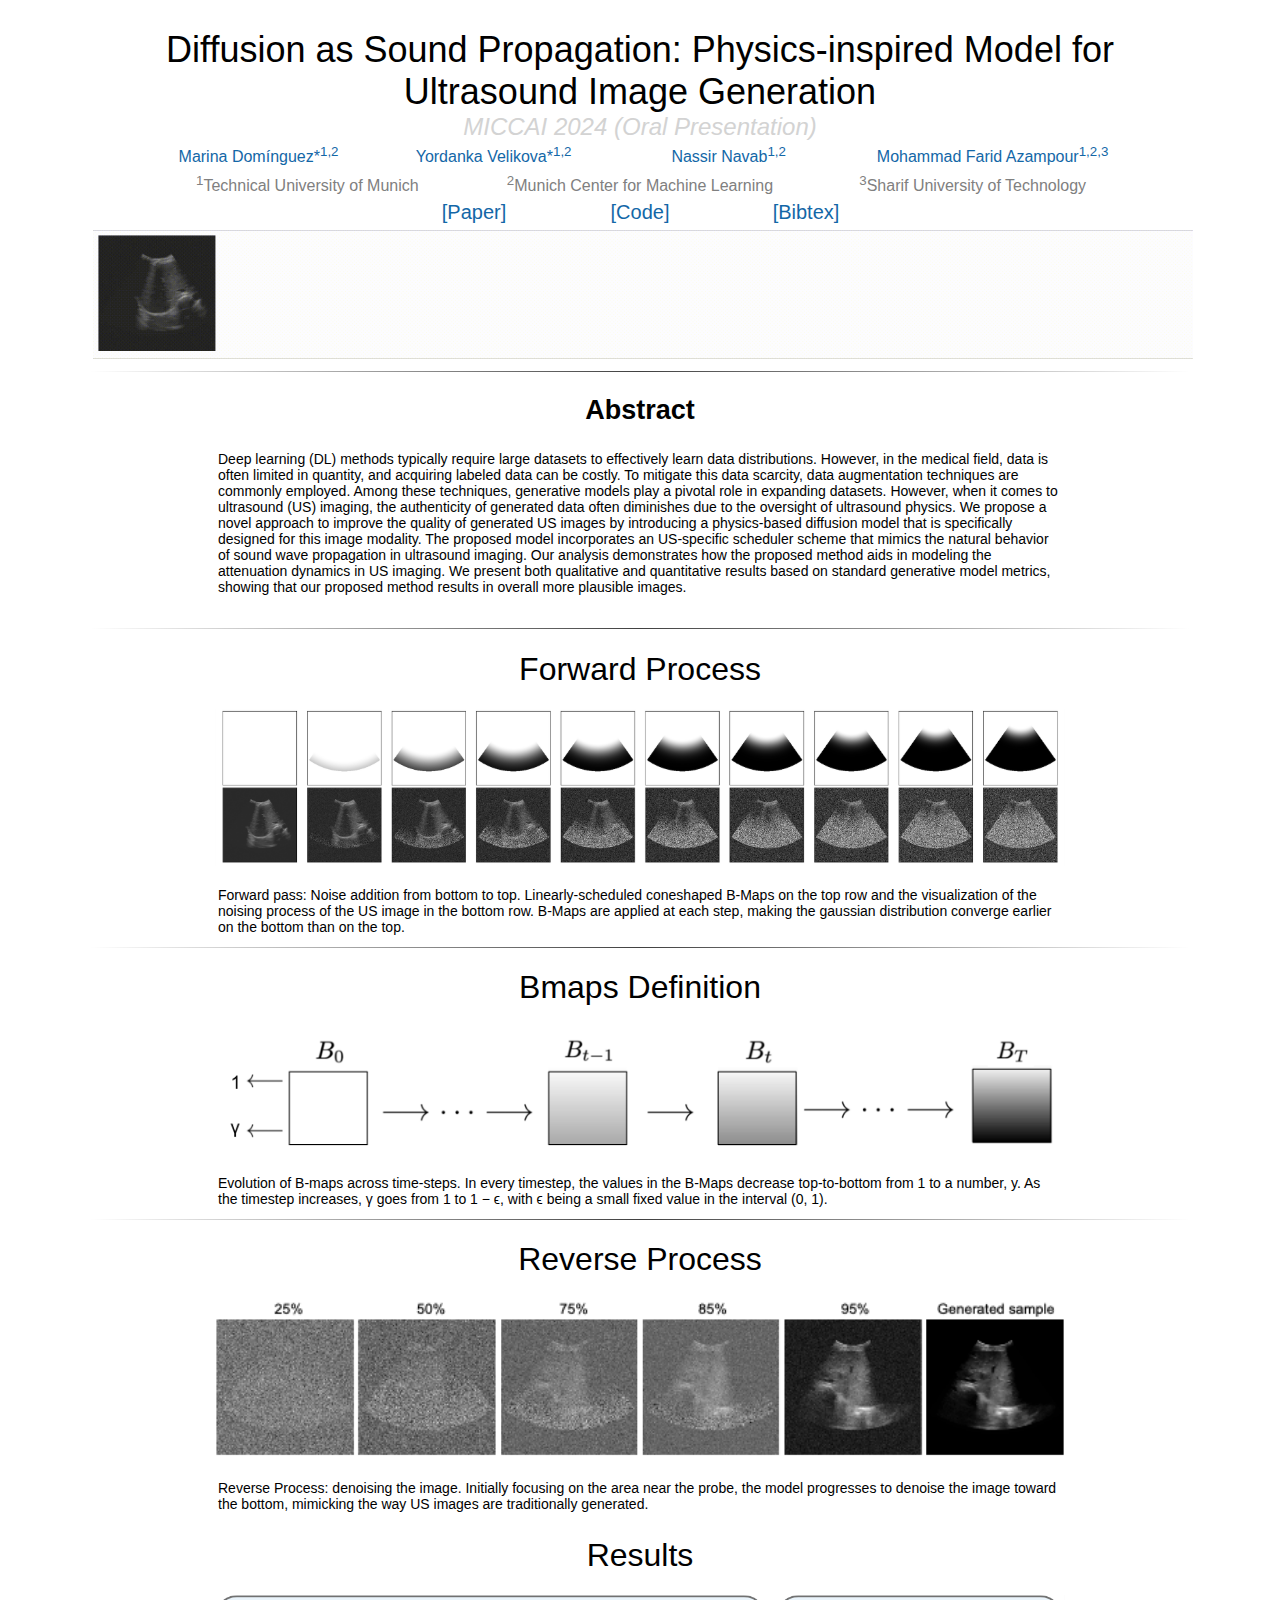
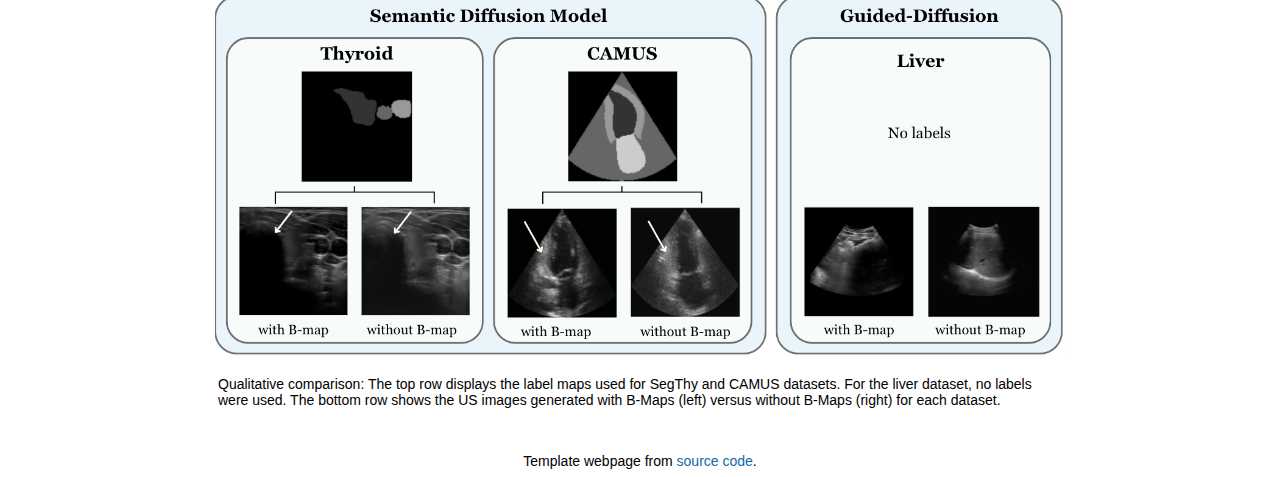
<file: from_dani/diff-us/index.html>
<script src="http://www.google.com/jsapi" type="text/javascript"></script> 
<script type="text/javascript">google.load("jquery", "1.3.2");</script>

<style type="text/css">
	body {
		font-family: "HelveticaNeue-Light", "Helvetica Neue Light", "Helvetica Neue", Helvetica, Arial, "Lucida Grande", sans-serif; 
		font-weight:300;
		font-size:18px;
		margin-left: auto;
		margin-right: auto;
		width: 1100px;
	}
	
	h1 {
		font-size:32px;
		font-weight:300;
	}
	
	.disclaimerbox {
		background-color: #eee;		
		border: 1px solid #eeeeee;
		border-radius: 10px ;
		-moz-border-radius: 10px ;
		-webkit-border-radius: 10px ;
		padding: 20px;
	}

	video.header-vid {
		height: 140px;
		border: 1px solid black;
		border-radius: 10px ;
		-moz-border-radius: 10px ;
		-webkit-border-radius: 10px ;
	}
	
	img.header-img {
		height: 140px;
		border: 1px solid black;
		border-radius: 10px ;
		-moz-border-radius: 10px ;
		-webkit-border-radius: 10px ;
	}
	
	img.rounded {
		border: 1px solid #eeeeee;
		border-radius: 10px ;
		-moz-border-radius: 10px ;
		-webkit-border-radius: 10px ;
	}
	
	a:link,a:visited
	{
		color: #1367a7;
		text-decoration: none;
	}
	a:hover {
		color: #208799;
	}
	
	td.dl-link {
		height: 160px;
		text-align: center;
		font-size: 22px;
	}
	
	.layered-paper-big { /* modified from: http://css-tricks.com/snippets/css/layered-paper/ */
		box-shadow:
		0px 0px 1px 1px rgba(0,0,0,0.35), /* The top layer shadow */
		5px 5px 0 0px #fff, /* The second layer */
		5px 5px 1px 1px rgba(0,0,0,0.35), /* The second layer shadow */
		10px 10px 0 0px #fff, /* The third layer */
		10px 10px 1px 1px rgba(0,0,0,0.35), /* The third layer shadow */
		15px 15px 0 0px #fff, /* The fourth layer */
		15px 15px 1px 1px rgba(0,0,0,0.35), /* The fourth layer shadow */
		20px 20px 0 0px #fff, /* The fifth layer */
		20px 20px 1px 1px rgba(0,0,0,0.35), /* The fifth layer shadow */
		25px 25px 0 0px #fff, /* The fifth layer */
		25px 25px 1px 1px rgba(0,0,0,0.35); /* The fifth layer shadow */
		margin-left: 10px;
		margin-right: 45px;
	}

	.paper-big { /* modified from: http://css-tricks.com/snippets/css/layered-paper/ */
		box-shadow:
		0px 0px 1px 1px rgba(0,0,0,0.35); /* The top layer shadow */

		margin-left: 10px;
		margin-right: 45px;
	}


	.layered-paper { /* modified from: http://css-tricks.com/snippets/css/layered-paper/ */
		box-shadow:
		0px 0px 1px 1px rgba(0,0,0,0.35), /* The top layer shadow */
		5px 5px 0 0px #fff, /* The second layer */
		5px 5px 1px 1px rgba(0,0,0,0.35), /* The second layer shadow */
		10px 10px 0 0px #fff, /* The third layer */
		10px 10px 1px 1px rgba(0,0,0,0.35); /* The third layer shadow */
		margin-top: 5px;
		margin-left: 10px;
		margin-right: 30px;
		margin-bottom: 5px;
	}
	
	.vert-cent {
		position: relative;
		top: 50%;
		transform: translateY(-50%);
	}
	
	hr
	{
		border: 0;
		height: 1px;
		background-image: linear-gradient(to right, rgba(0, 0, 0, 0), rgba(0, 0, 0, 0.75), rgba(0, 0, 0, 0));
	}
</style>

<html>
<head>
	<title>DiffUS</title>
	<!--meta property="og:image" content="Path to my teaser.png"/> <!-- Facebook automatically scrapes this. Go to https://developers.facebook.com/tools/debug/ if you update and want to force Facebook to rescrape. -->
	<meta property="og:title" content="Diffusion as Sound Propagation: Physics-inspired Model for Ultrasound Image Generation" />
	<!--meta property="og:description" content="Paper description." />

	<!-- Get from Google Analytics -->
	<!-- Global site tag (gtag.js) - Google Analytics -->
	<script async src=""></script> 
	<script>
		window.dataLayer = window.dataLayer || [];
		function gtag(){dataLayer.push(arguments);}
		gtag('js', new Date());

		gtag('config', 'UA-75863369-6');
	</script>
</head>

<body>
	<br>
	<center>
		<span style="font-size:36px">Diffusion as Sound Propagation: Physics-inspired Model for Ultrasound Image Generation</span>
		<br>
		<span style="font-size:24px; font-style: italic; color: lightgray;">MICCAI 2024 (Oral Presentation)</span>

		<table align=center width=600px>
			<table align=center width=1000px>
				<tr>
					<td align=center width=200px>
						<center>
							<span style="font-size:16px"><a href="https://www.linkedin.com/in/marina-dominguez-martin/">Marina Domínguez*<sup>1,2</sup></a></span>
						</center>
					</td>
					<td align=center width=200px>
						<center>
							<span style="font-size:16px"><a href="https://danivelikova.github.io/">Yordanka Velikova*<sup>1,2</sup></a></span>
						</center>
					</td>
					<td align=center width=200px>
						<center>
							<span style="font-size:16px"><a href="https://www.cs.cit.tum.de/camp/members/cv-nassir-navab/nassir-navab/">Nassir Navab<sup>1,2</sup></a></span>
						</center>
					</td>
					<td align=center width=250px>
						<center>
							<span style="font-size:16px"><a href="https://scholar.google.de/citations?user=MQcHEBsAAAAJ&hl=en">Mohammad Farid Azampour<sup>1,2,3</sup></a></span>
						</center>
					</td>
				</tr>
			</table>
			<table align=center width=1000px>
				<tr>
					<td align=center width=200px>
						<center>
							<span style="font-size:16px; color: gray;"><sup>1</sup>Technical University of Munich</a></span>
						</center>
					</td>
					<td align=center width=200px>
						<center>
							<span style="font-size:16px; color: gray;"><sup>2</sup>Munich Center for Machine Learning</a></span>
						</center>
					</td>
					<td align=center width=200px>
						<center>
							<span style="font-size:16px; color: gray;"><sup>3</sup>Sharif University of Technology</a></span>
						</center>
					</td>
				</tr>
			</table>
			<table align=center width=500px>
				<tr>
					<td align=center width=120px>
						<center>
							<span style="font-size:20px"><a href='https://arxiv.org/abs/2407.05428v1'>[Paper]</a></span>
						</center>
					</td>
					<td align=center width=120px>
						<center>
							<span style="font-size:20px"><a href='https://github.com/marinadominguez/diffusion-for-us-images'>[Code]</a></span><br>
						</center>
					</td>
					<td align=center width=120px>
						<center>
							<span style="font-size:20px"><a href="./resources/bibtex.txt">[Bibtex]</a></span>
						</center>
					</td>
				</tr>
			</table>
		</table>
	</center>

	<!-- Teaser GIF -->
	<center>
		<table align=center width=1000px>
			<tr>
				<td width=1000px>
					<center>
						<img src="resources/diff-us-banner.gif" width="1100">
					</center>
				</td>
			</tr>
		</table>
	<hr>

	<table align=center width=850px>
		<center><h2>Abstract</h2></center>
		<tr>
			<td>
				<span style="font-size:14px"> Deep learning (DL) methods typically require large datasets to effectively learn data distributions. However, in the medical field, data is often limited in quantity, and acquiring labeled data can be costly. To mitigate this data scarcity, data augmentation techniques are commonly employed. Among these techniques, generative models play a pivotal role in expanding datasets. However, when it comes to ultrasound (US) imaging, the authenticity of generated data often diminishes due to the oversight of ultrasound physics. We propose a novel approach to improve the quality of generated US images by introducing a physics-based diffusion model that is specifically designed for this image modality. The proposed model incorporates an US-specific scheduler scheme that mimics the natural behavior of sound wave propagation in ultrasound imaging. Our analysis demonstrates how the proposed method aids in modeling the attenuation dynamics in US imaging. We present both qualitative and quantitative results based on standard generative model metrics, showing that our proposed method results in overall more plausible images.</span><br>
			</td>
		</tr>
	</table>
	<br>


	<hr>
	<center><h1>Forward Process</h1></center>
	<div class="center">
        <img width="850" src="resources/forwardwithbmaps.png" alt="Forward Pass with Bmaps">
    </div>
	<table align=center width=850px>
		<tr>
			<td>
				<br>
				<span style="font-size:14px"> 
					Forward pass: Noise addition from bottom to top. Linearly-scheduled coneshaped B-Maps on the top row and the visualization of the noising process of the US image in the bottom row. B-Maps are applied at each step, making the gaussian distribution converge earlier on the bottom than on the top.
			</td>
		</tr>
	</table>

	<hr>
	<center><h1>Bmaps Definition</h1></center>
	<div class="center">
        <img width="850" src="resources/final_ev_b-maps.png" alt="Bmaps">
    </div>
	<table align=center width=850px>
		<tr>
			<td>
				<br>
				<span style="font-size:14px"> 
					Evolution of B-maps across time-steps. In every timestep, the values in the B-Maps decrease top-to-bottom from 1 to a number, y. As the timestep increases, γ goes from 1 to 1 − ϵ, with ϵ being a small fixed value in the interval (0, 1).
			</td>
		</tr>
	</table>

	<hr>
	<center><h1>Reverse Process</h1></center>
	<div class="center">
        <img width="850" src="resources/diff-reverse.png" alt="Reverse Pass with Bmaps">
    </div>
	<table align=center width=850px>
		<tr>
			<td>
				<br>
				<span style="font-size:14px"> 
					Reverse Process: denoising the image. Initially focusing on the area near the probe, the model progresses to denoise the image toward the bottom, mimicking the way US images are traditionally generated.
			</td>
		</tr>
	</table>


	<center><h1>Results</h1></center>
	<div class="center">
        <img  width="850"  src="resources/results_white_arrows.png" alt="Qualitative Results">
    </div>
	<table align=center width=850px>
		<tr>
			<td>
				<br>
				<span style="font-size:14px"> 
					Qualitative comparison: The top row displays the label maps used for SegThy and CAMUS datasets. For the liver dataset, no labels were used. The bottom row shows the US images generated with B-Maps (left) versus without B-Maps (right) for each dataset.
			</td>
		</tr>
	</table>

	<br>
	<br>
	<right>
		<span style="font-size:14px"> 
		Template webpage from <a href="https://github.com/richzhang/webpage-template">source code</a>.
	</right>

<br>
</body>
</html>
</file>
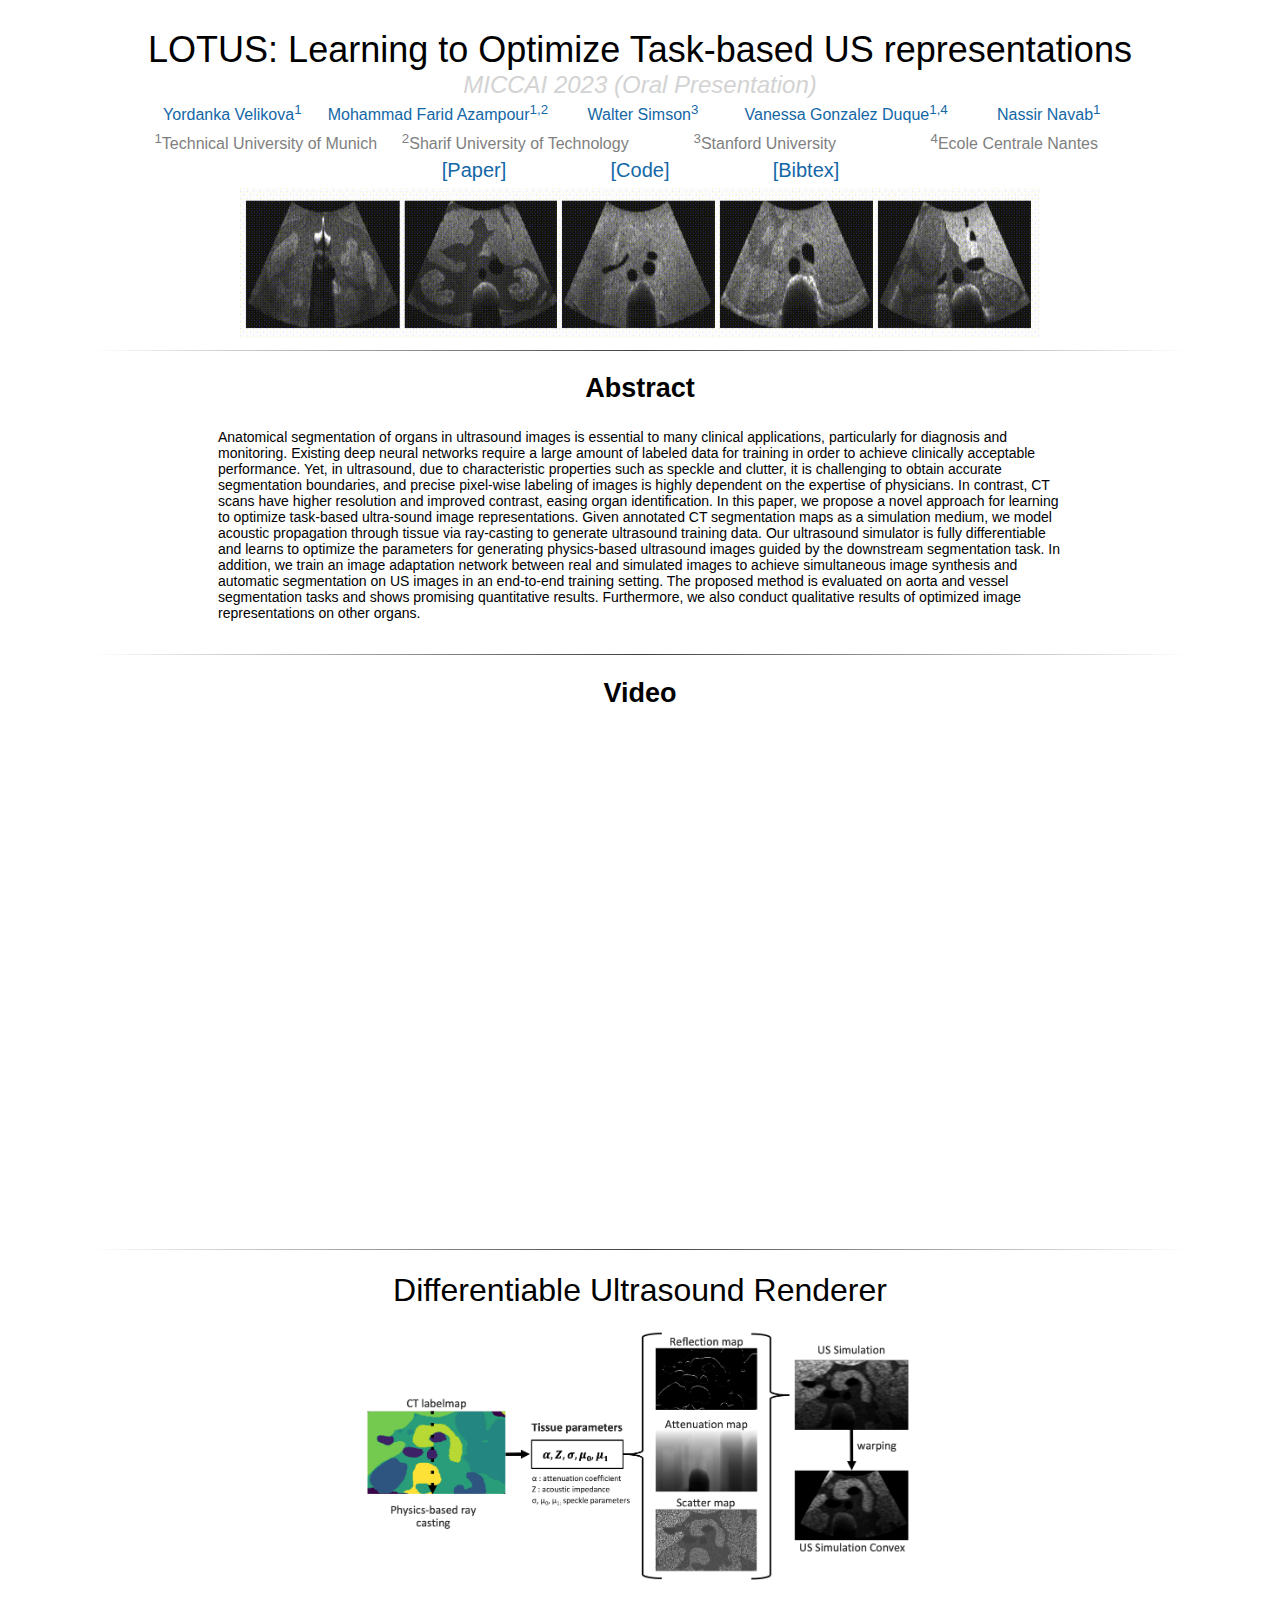
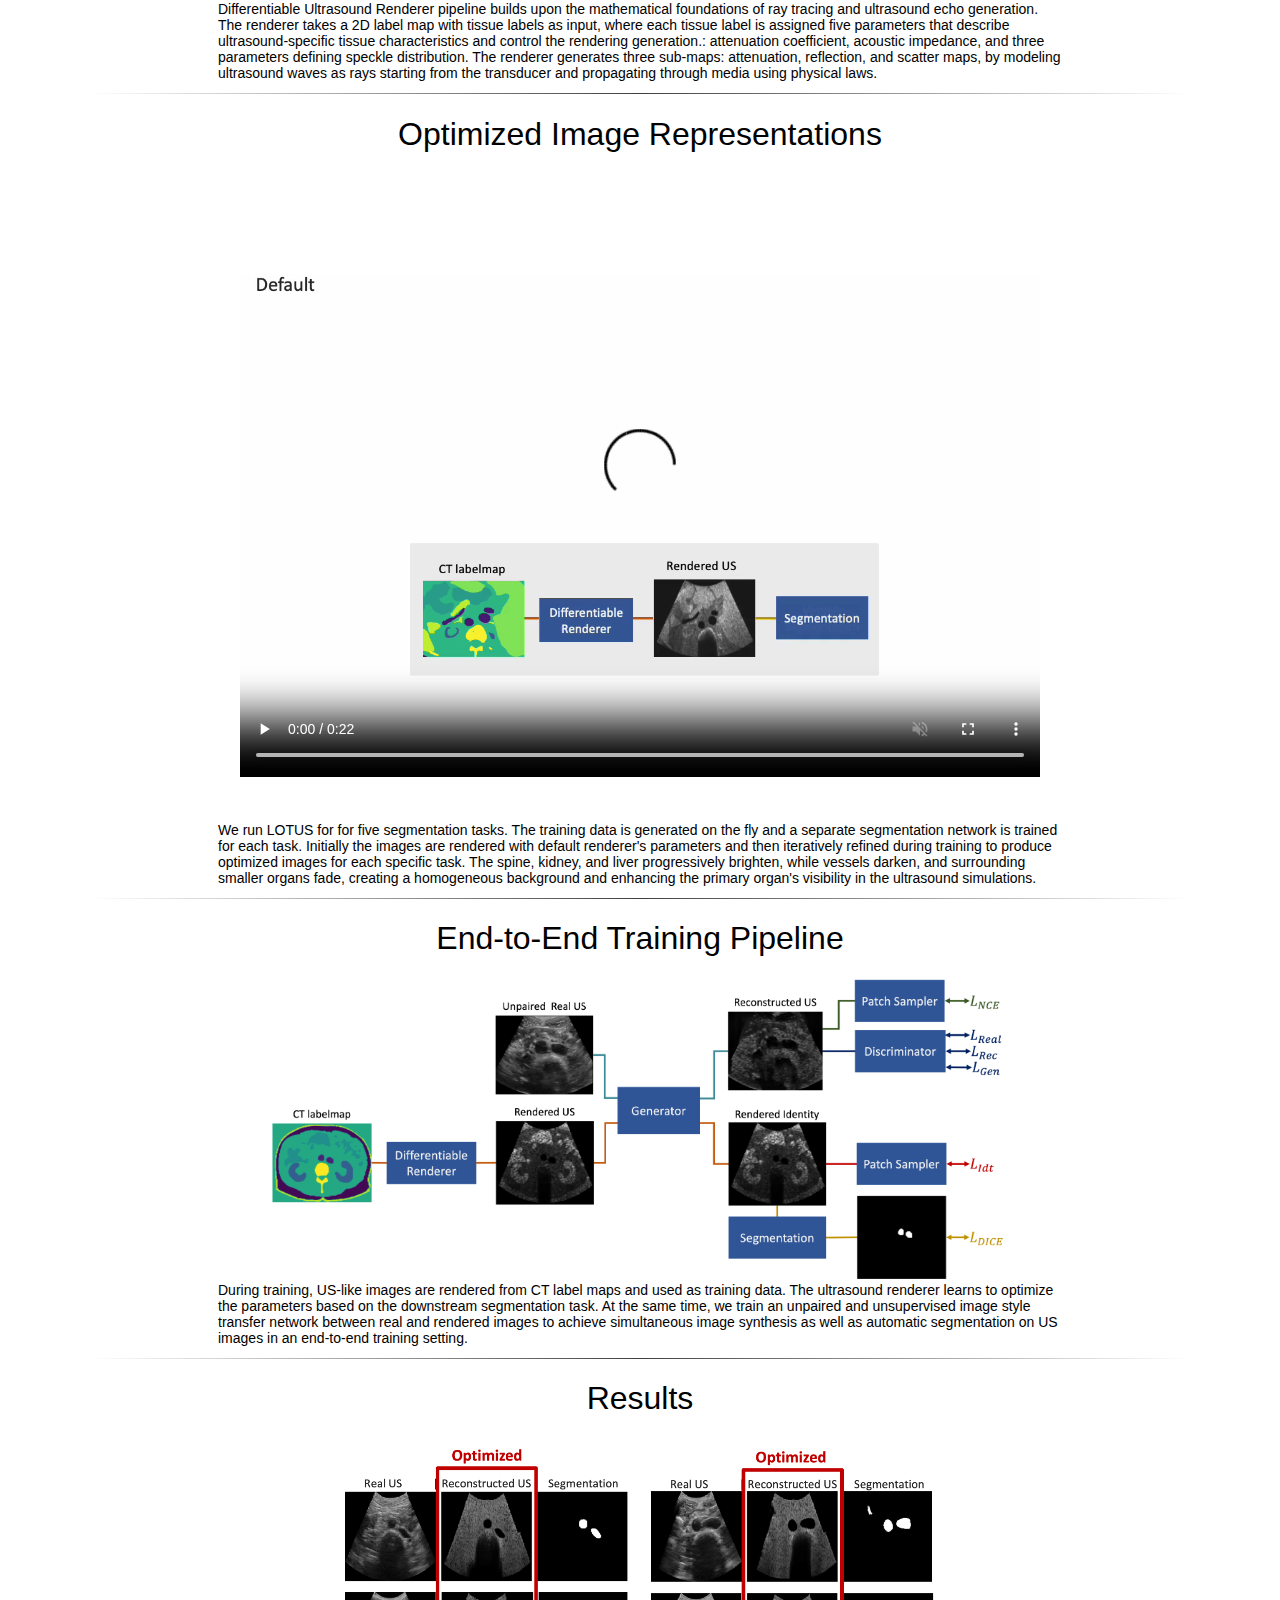
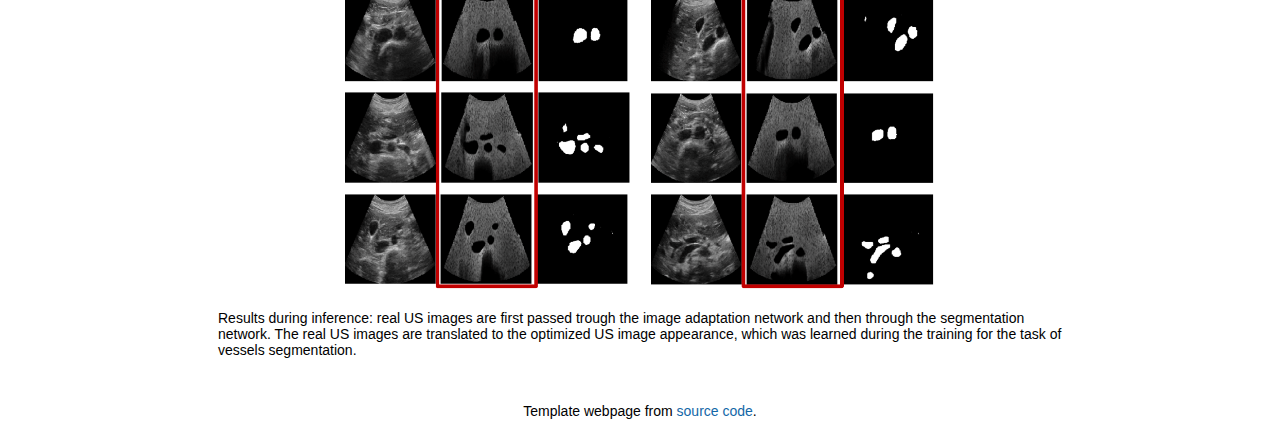
<file: from_dani/lotus/index.html>
<script src="http://www.google.com/jsapi" type="text/javascript"></script> 
<script type="text/javascript">google.load("jquery", "1.3.2");</script>

<style type="text/css">
	body {
		font-family: "HelveticaNeue-Light", "Helvetica Neue Light", "Helvetica Neue", Helvetica, Arial, "Lucida Grande", sans-serif; 
		font-weight:300;
		font-size:18px;
		margin-left: auto;
		margin-right: auto;
		width: 1100px;
	}
	
	h1 {
		font-size:32px;
		font-weight:300;
	}
	
	.disclaimerbox {
		background-color: #eee;		
		border: 1px solid #eeeeee;
		border-radius: 10px ;
		-moz-border-radius: 10px ;
		-webkit-border-radius: 10px ;
		padding: 20px;
	}

	video.header-vid {
		height: 140px;
		border: 1px solid black;
		border-radius: 10px ;
		-moz-border-radius: 10px ;
		-webkit-border-radius: 10px ;
	}
	
	img.header-img {
		height: 140px;
		border: 1px solid black;
		border-radius: 10px ;
		-moz-border-radius: 10px ;
		-webkit-border-radius: 10px ;
	}
	
	img.rounded {
		border: 1px solid #eeeeee;
		border-radius: 10px ;
		-moz-border-radius: 10px ;
		-webkit-border-radius: 10px ;
	}
	
	a:link,a:visited
	{
		color: #1367a7;
		text-decoration: none;
	}
	a:hover {
		color: #208799;
	}
	
	td.dl-link {
		height: 160px;
		text-align: center;
		font-size: 22px;
	}
	
	.layered-paper-big { /* modified from: http://css-tricks.com/snippets/css/layered-paper/ */
		box-shadow:
		0px 0px 1px 1px rgba(0,0,0,0.35), /* The top layer shadow */
		5px 5px 0 0px #fff, /* The second layer */
		5px 5px 1px 1px rgba(0,0,0,0.35), /* The second layer shadow */
		10px 10px 0 0px #fff, /* The third layer */
		10px 10px 1px 1px rgba(0,0,0,0.35), /* The third layer shadow */
		15px 15px 0 0px #fff, /* The fourth layer */
		15px 15px 1px 1px rgba(0,0,0,0.35), /* The fourth layer shadow */
		20px 20px 0 0px #fff, /* The fifth layer */
		20px 20px 1px 1px rgba(0,0,0,0.35), /* The fifth layer shadow */
		25px 25px 0 0px #fff, /* The fifth layer */
		25px 25px 1px 1px rgba(0,0,0,0.35); /* The fifth layer shadow */
		margin-left: 10px;
		margin-right: 45px;
	}

	.paper-big { /* modified from: http://css-tricks.com/snippets/css/layered-paper/ */
		box-shadow:
		0px 0px 1px 1px rgba(0,0,0,0.35); /* The top layer shadow */

		margin-left: 10px;
		margin-right: 45px;
	}


	.layered-paper { /* modified from: http://css-tricks.com/snippets/css/layered-paper/ */
		box-shadow:
		0px 0px 1px 1px rgba(0,0,0,0.35), /* The top layer shadow */
		5px 5px 0 0px #fff, /* The second layer */
		5px 5px 1px 1px rgba(0,0,0,0.35), /* The second layer shadow */
		10px 10px 0 0px #fff, /* The third layer */
		10px 10px 1px 1px rgba(0,0,0,0.35); /* The third layer shadow */
		margin-top: 5px;
		margin-left: 10px;
		margin-right: 30px;
		margin-bottom: 5px;
	}
	
	.vert-cent {
		position: relative;
		top: 50%;
		transform: translateY(-50%);
	}
	
	hr
	{
		border: 0;
		height: 1px;
		background-image: linear-gradient(to right, rgba(0, 0, 0, 0), rgba(0, 0, 0, 0.75), rgba(0, 0, 0, 0));
	}
</style>

<html>
<head>
	<title>LOTUS</title>
	<!--meta property="og:image" content="Path to my teaser.png"/> <!-- Facebook automatically scrapes this. Go to https://developers.facebook.com/tools/debug/ if you update and want to force Facebook to rescrape. -->
	<meta property="og:title" content="LOTUS: Learning to Optimize Task-based US representations." />
	<!--meta property="og:description" content="Paper description." />

	<!-- Get from Google Analytics -->
	<!-- Global site tag (gtag.js) - Google Analytics -->
	<script async src=""></script> 
	<script>
		window.dataLayer = window.dataLayer || [];
		function gtag(){dataLayer.push(arguments);}
		gtag('js', new Date());

		gtag('config', 'UA-75863369-6');
	</script>
</head>

<body>
	<br>
	<center>
		<span style="font-size:36px">LOTUS: Learning to Optimize Task-based US representations</span>
		<br>
		<span style="font-size:24px; font-style: italic; color: lightgray;">MICCAI 2023 (Oral Presentation)</span>

		<table align=center width=600px>
			<table align=center width=1000px>
				<tr>
					<td align=center width=200px>
						<center>
							<span style="font-size:16px"><a href="https://danivelikova.github.io/">Yordanka Velikova<sup>1</sup></a></span>
						</center>
					</td>
					<td align=center width=250px>
						<center>
							<span style="font-size:16px"><a href="https://scholar.google.de/citations?user=MQcHEBsAAAAJ&hl=en">Mohammad Farid Azampour<sup>1,2</sup></a></span>
						</center>
					</td>
					<td align=center width=200px>
						<center>
							<span style="font-size:16px"><a href="https://waltersimson.com/">Walter Simson<sup>3</sup></a></span>
						</center>
					</td>
					<td align=center width=250px>
						<center>
							<span style="font-size:16px"><a href="https://vgonzalezd.github.io/">Vanessa Gonzalez Duque<sup>1,4</sup></a></span>
						</center>
					</td>
					<td align=center width=200px>
						<center>
							<span style="font-size:16px"><a href="https://www.cs.cit.tum.de/camp/members/cv-nassir-navab/nassir-navab/">Nassir Navab<sup>1</sup></a></span>
						</center>
					</td>
				</tr>
			</table>
			<table align=center width=1000px>
				<tr>
					<td align=center width=200px>
						<center>
							<span style="font-size:16px; color: gray;"><sup>1</sup>Technical University of Munich</a></span>
						</center>
					</td>
					<td align=center width=200px>
						<center>
							<span style="font-size:16px; color: gray;"><sup>2</sup>Sharif University of Technology</a></span>
						</center>
					</td>
					<td align=center width=200px>
						<center>
							<span style="font-size:16px; color: gray;"><sup>3</sup>Stanford University</a></span>
						</center>
					</td>
					<td align=center width=200px>
						<center>
							<span style="font-size:16px; color: gray;"><sup>4</sup>Ecole Centrale Nantes</a></span>
						</center>
					</td>
				</tr>
			</table>
			<table align=center width=500px>
				<tr>
					<td align=center width=120px>
						<center>
							<span style="font-size:20px"><a href='https://arxiv.org/abs/2307.16021'>[Paper]</a></span>
						</center>
					</td>
					<td align=center width=120px>
						<center>
							<span style="font-size:20px"><a href='https://github.com/danivelikova/lotus'>[Code]</a></span><br>
						</center>
					</td>
					<td align=center width=120px>
						<center>
							<span style="font-size:20px"><a href="./resources/bibtex.txt">[Bibtex]</a></span>
						</center>
					</td>
				</tr>
			</table>
		</table>
	</center>

	<!-- Teaser GIF -->
	<center>
		<table align=center width=1000px>
			<tr>
				<td width=1000px>
					<center>
						<img src="resources/lotus_animation_bright.gif" width="800" height="150">
					</center>
				</td>
			</tr>
		</table>
	<hr>

	<table align=center width=850px>
		<center><h2>Abstract</h2></center>
		<tr>
			<td>
				<span style="font-size:14px"> Anatomical segmentation of organs in ultrasound images is essential to many clinical applications, particularly for diagnosis and monitoring. Existing deep neural networks require a large amount of labeled data for training in order to achieve clinically acceptable performance. Yet, in ultrasound, due to characteristic properties such as speckle and clutter, it is challenging to obtain accurate segmentation boundaries, and precise pixel-wise labeling of images is highly dependent on the expertise of physicians. In contrast, CT scans have higher resolution and improved contrast, easing organ identification. In this paper, we propose a novel approach for learning to optimize task-based ultra-sound image representations. Given annotated CT segmentation maps as a simulation medium, we model acoustic propagation through tissue via ray-casting to generate ultrasound training data. Our ultrasound simulator is fully differentiable and learns to optimize the parameters for generating physics-based ultrasound images guided by the downstream segmentation task. In addition, we train an image adaptation network between real and simulated images to achieve simultaneous image synthesis and automatic segmentation on US images in an end-to-end training setting. The proposed method is evaluated on aorta and vessel segmentation tasks and shows promising quantitative results. Furthermore, we also conduct qualitative results of optimized image representations on other organs.</span><br>
			</td>
		</tr>
	</table>
	<br>

	<hr>
	<center><h2>Video</h2></center>
	<p align="center">
		<iframe width="850" height="500" src="https://www.youtube.com/embed/Esx3uf0XFIU?si=aFi2wYO5qtz_994t" frameborder="0" allow="autoplay; encrypted-media" allowfullscreen align="center"></iframe>
	</p>


	<hr>
	<center><h1>Differentiable Ultrasound Renderer</h1></center>
	<div class="center">
        <img height="250"  src="resources/diff_renderer_pipeline.png" alt="Differentiable Ultrasound Renderer Pipeline">
    </div>
	<table align=center width=850px>
		<tr>
			<td>
				<br>
				<span style="font-size:14px"> 
					Differentiable Ultrasound Renderer pipeline builds upon the mathematical foundations of ray tracing and ultrasound echo generation. The renderer takes a 2D label map with tissue labels as input, where each tissue label is assigned five parameters that describe ultrasound-specific tissue characteristics and control the rendering generation.: attenuation coefficient, acoustic impedance, and three parameters defining speckle distribution. The renderer generates three sub-maps: attenuation, reflection, and scatter maps, by modeling ultrasound waves as rays starting from the transducer and propagating through media using physical laws.
			</td>
		</tr>
	</table>

	<!-- LOTUS animation-->
	<hr>
	<center><h1>Optimized Image Representations</h1></center>
	<center>
		<table align=center width=800px>
			<tr>
				<td width=1000px>
					<center>
						<video id="lotusVideo"  width="800" height="600" controls loop autoplay muted>
							<source src="resources/lotus_opening_animation.mp4" type="video/mp4">
							Your browser does not support the video tag.
						</video>	
						<script>
							document.getElementById('lotusVideo').playbackRate = 1.2;
						</script>	
					</center>
				</td>
			</tr>
		</table>
		<br>
		<table align=center width=850px>
			<tr>
				<td>
					<br>
					<span style="font-size:14px"> 
						We run LOTUS for for five segmentation tasks. The training data is generated on the fly and a separate segmentation network is trained for each task. Initially the images are rendered with default renderer's parameters and then iteratively refined during training to produce optimized images for each specific task. The spine, kidney, and liver progressively brighten, while vessels darken, and surrounding smaller organs fade, creating a homogeneous background and enhancing the primary organ's visibility in the ultrasound simulations.
				</td>
			</tr>
		</table>


	<hr>

	<center><h1>End-to-End Training Pipeline</h1></center>
	<div class="center">
        <img  height="300"  src="resources/overview.png" alt="End-to-End Training Pipeline">
    </div>
	<table align=center width=850px>
		<tr>
			<td>
				<span style="font-size:14px"> 
					During training, US-like images are rendered from CT label maps and used as training data. The ultrasound renderer learns to optimize the parameters based on the downstream segmentation task. At the same time, we train an unpaired and unsupervised image style transfer network between real and rendered images to achieve simultaneous image synthesis as well as automatic segmentation on US images in an end-to-end training setting.
			</td>
		</tr>
	</table>


	<hr>

	<center><h1>Results</h1></center>
	<div class="center">
        <img  width="600"  src="resources/inference_results.png" alt="Results during inference">
    </div>
	<table align=center width=850px>
		<tr>
			<td>
				<br>
				<span style="font-size:14px"> 
					Results during inference: real US images are first passed trough the image adaptation network and then through the segmentation network. The real US images are translated to the optimized US image appearance, which was learned during the training for the task of vessels segmentation.
			</td>
		</tr>
	</table>

	<br>
	<br>
	<right>
		<span style="font-size:14px"> 
		Template webpage from <a href="https://github.com/richzhang/webpage-template">source code</a>.
	</right>

<br>
</body>
</html>
</file>
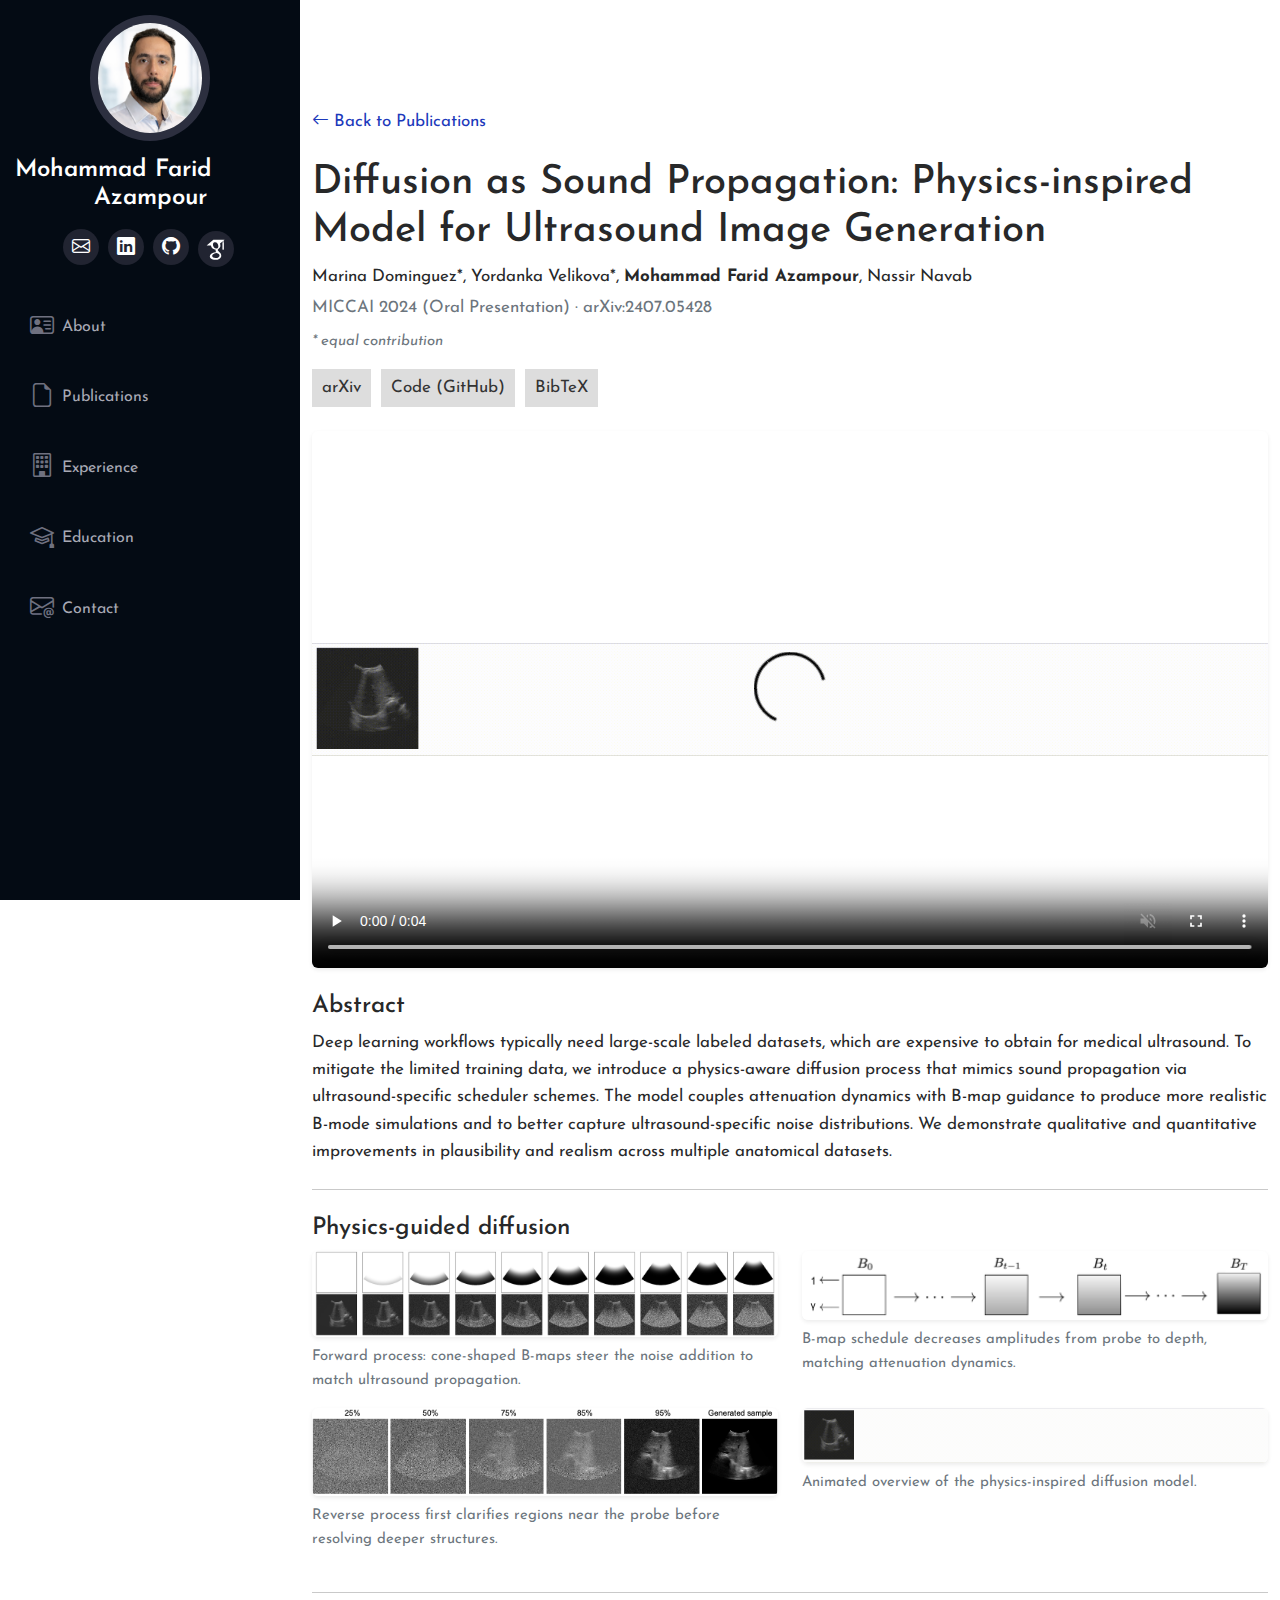
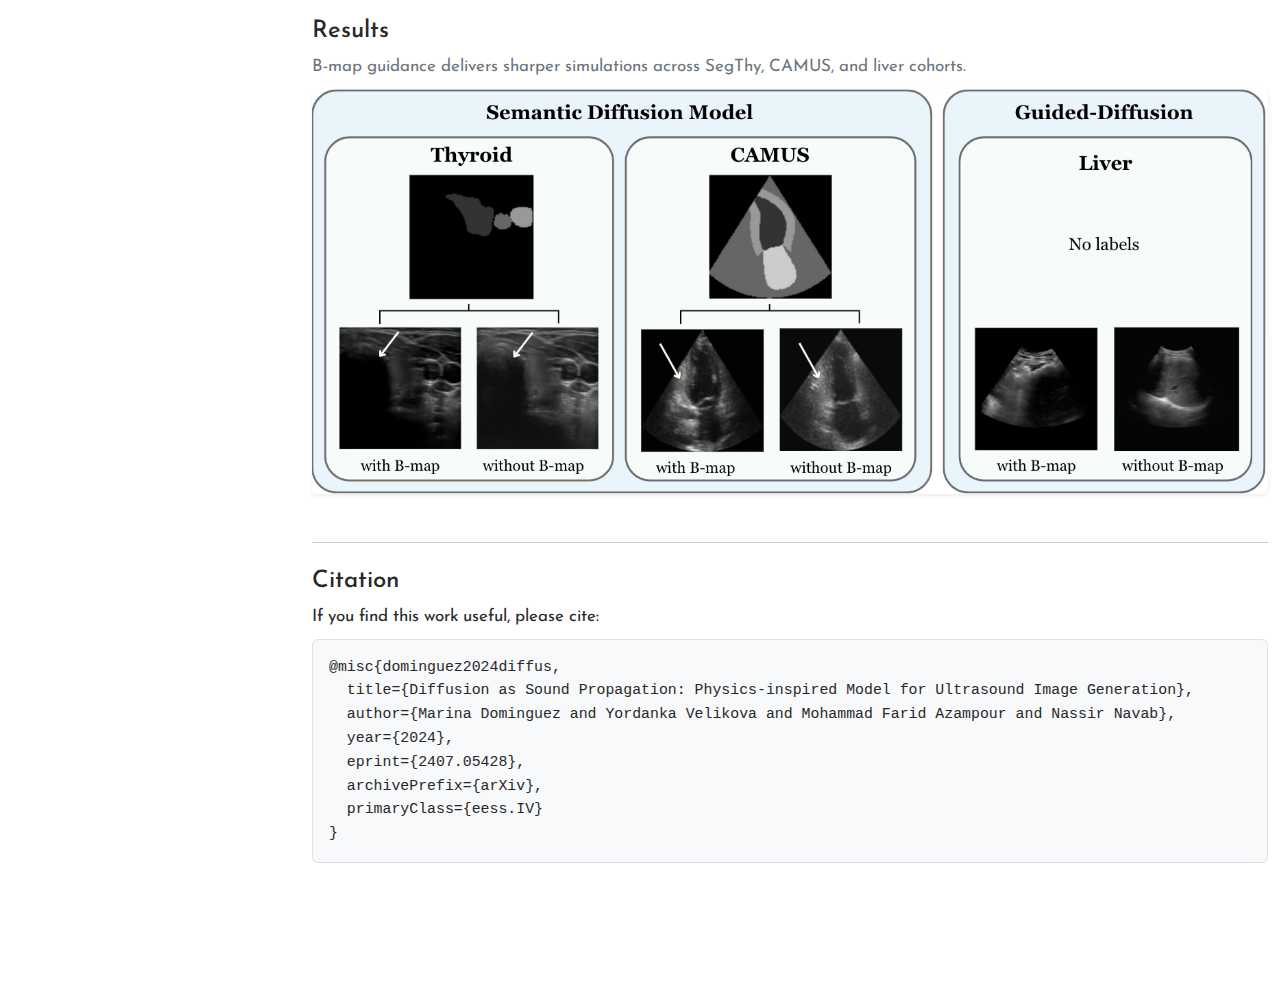
<file: projectPages/papers/diff-us.html>
<!DOCTYPE html>
<html lang="en">
<head>
  <meta charset="utf-8">
  <meta content="width=device-width, initial-scale=1.0" name="viewport">
  <title>Diffusion as Sound Propagation</title>

  <link href="../../assets/vendor/bootstrap/css/bootstrap.min.css" rel="stylesheet">
  <link href="../../assets/vendor/bootstrap-icons/bootstrap-icons.css" rel="stylesheet">
  <link href="../../assets/css/style.css" rel="stylesheet">
</head>

<body>

  <!-- ======= Mobile nav toggle button ======= -->
  <i class="bi bi-list mobile-nav-toggle d-xl-none"></i>

  <!-- ======= Header / Sidebar ======= -->
  <header id="header">
    <div class="d-flex flex-column">
      <div class="profile">
        <img src="../../assets/data/images/website_photo.png" onerror="this.onerror=null;this.src='../../assets/data/images/avatar.jpg';" alt="Mohammad Farid Azampour" class="img-fluid rounded-circle">
        <h1 class="text-light"><a href="../../index.html">Mohammad Farid Azampour</a></h1>
        <div class="social-links mt-3 text-center">
          <a href="mailto:mf.azampour@tum.de" class="email"><i class="bi bi-envelope"></i></a>
          <a href="https://www.linkedin.com/in/mfazampour" class="linkedin"><i class="bi bi-linkedin"></i></a>
          <a href="https://github.com/mfazampour" class="github"><i class="bi bi-github"></i></a>
          <a href="https://scholar.google.com/citations?user=jbpQlOIAAAAJ&hl=de" class="scholar" aria-label="Google Scholar">
            <svg style="margin-bottom:-10px;" xmlns="http://www.w3.org/2000/svg" aria-hidden="true" role="img" viewBox="0 100 512 512" width="32px" height="32px" fill="#000000"><g stroke-width="0"></g><g stroke-linecap="round" stroke-linejoin="round"></g><g><path fill="#ffffff" d="M213 111l-107 94h69c5 45 41 64 78 67-7 18-4 27 7 39-43 1-103 26-103 67 4 45 63 54 92 54 38 1 81-19 90-54 4-35-10-54-31-71-23-18-28-28-21-40 15-17 35-27 39-51 2-17-2-28-6-43l45-38-1 16c-3 2-5 6-5 9v103c2 13 22 11 23 0V160c0-3-2-7-5-8v-25l16-16zm58 141c-61 10-87-87-38-99 56-11 83 86 38 99zm-5 73c60 13 61 63 10 78-44 9-82-4-81-30 0-25 35-48 71-48z"></path></g></svg>
          </a>
        </div>
      </div>

      <nav id="navbar" class="nav-menu navbar">
        <ul>
          <li><a href="../../index.html#about" class="nav-link scrollto"><i class="bi bi-person-vcard"></i> <span>About</span></a></li>
          <li><a href="../../index.html#publications" class="nav-link scrollto"><i class="bi bi-file-earmark"></i> <span>Publications</span></a></li>
          <li><a href="../../index.html#workexperience" class="nav-link scrollto"><i class="bi bi-building"></i> <span>Experience</span></a></li>
          <li><a href="../../index.html#education" class="nav-link scrollto"><i class="bi bi-mortarboard"></i> <span>Education</span></a></li>
          <li><a href="../../index.html#contact" class="nav-link scrollto"><i class="bi bi-envelope-at"></i> <span>Contact</span></a></li>
        </ul>
      </nav><!-- .nav-menu -->
    </div>
  </header><!-- End Header -->

  <main id="main">
    <section class="inner-page">
      <div class="container py-5">
        <div class="mb-4">
          <a href="../../index.html#publications" class="text-decoration-none"><i class="bi bi-arrow-left"></i> Back to Publications</a>
        </div>

        <h1 class="mb-2">Diffusion as Sound Propagation: Physics-inspired Model for Ultrasound Image Generation</h1>
        <p class="mb-1">Marina Dominguez*, Yordanka Velikova*, <strong>Mohammad Farid Azampour</strong>, Nassir Navab</p>
        <p class="text-muted mb-2">MICCAI 2024 (Oral Presentation) · arXiv:2407.05428</p>
        <p class="text-muted fst-italic small">* equal contribution</p>

        <div class="links mb-4">
          <a class="project-button" href="https://arxiv.org/abs/2407.05428">arXiv</a>
          <a class="code-button" href="https://github.com/marinadominguez/diffusion-for-us-images">Code (GitHub)</a>
          <a class="pdf-button" href="#citation">BibTeX</a>
        </div>

        <div class="ratio ratio-16x9 mb-4">
          <video class="w-100 h-100 rounded shadow-sm" controls loop muted playsinline poster="../../assets/data/diff_us/diff-us-banner.gif">
            <source src="../../assets/data/diff_us/diff-us.mp4" type="video/mp4">
            Your browser does not support the video tag.
          </video>
        </div>

        <h2 class="h4">Abstract</h2>
        <p>
          Deep learning workflows typically need large-scale labeled datasets, which are expensive to obtain for medical ultrasound.
          To mitigate the limited training data, we introduce a physics-aware diffusion process that mimics sound propagation via
          ultrasound-specific scheduler schemes. The model couples attenuation dynamics with B-map guidance to produce more realistic
          B-mode simulations and to better capture ultrasound-specific noise distributions. We demonstrate qualitative and quantitative
          improvements in plausibility and realism across multiple anatomical datasets.
        </p>

        <hr class="my-4">

        <h2 class="h4">Physics-guided diffusion</h2>
        <div class="row g-4">
          <div class="col-lg-6">
            <figure class="figure">
              <img src="../../assets/data/diff_us/forwardwithbmaps.png" class="figure-img img-fluid rounded shadow-sm" alt="Forward diffusion with B-maps">
              <figcaption class="figure-caption small">Forward process: cone-shaped B-maps steer the noise addition to match ultrasound propagation.</figcaption>
            </figure>
          </div>
          <div class="col-lg-6">
            <figure class="figure">
              <img src="../../assets/data/diff_us/final_ev_b-maps.png" class="figure-img img-fluid rounded shadow-sm" alt="Evolution of B-maps">
              <figcaption class="figure-caption small">B-map schedule decreases amplitudes from probe to depth, matching attenuation dynamics.</figcaption>
            </figure>
          </div>
        </div>
        <div class="row g-4">
          <div class="col-lg-6">
            <figure class="figure">
              <img src="../../assets/data/diff_us/diff-reverse.png" class="figure-img img-fluid rounded shadow-sm" alt="Reverse denoising process">
              <figcaption class="figure-caption small">Reverse process first clarifies regions near the probe before resolving deeper structures.</figcaption>
            </figure>
          </div>
          <div class="col-lg-6">
            <figure class="figure">
              <img src="../../assets/data/diff_us/diff-us-banner.gif" class="figure-img img-fluid rounded shadow-sm" alt="DiffUS teaser animation">
              <figcaption class="figure-caption small">Animated overview of the physics-inspired diffusion model.</figcaption>
            </figure>
          </div>
        </div>

        <hr class="my-4">

        <h2 class="h4">Results</h2>
        <p class="text-muted mb-2">B-map guidance delivers sharper simulations across SegThy, CAMUS, and liver cohorts.</p>
        <img src="../../assets/data/diff_us/results_white_arrows.png" class="img-fluid rounded shadow-sm mb-4" alt="Qualitative comparison with and without B-maps">

        <hr class="my-4">

        <h2 id="citation" class="h4">Citation</h2>
        <p class="mb-2">If you find this work useful, please cite:</p>
        <pre class="bg-light p-3 rounded border"><code>@misc{dominguez2024diffus,
  title={Diffusion as Sound Propagation: Physics-inspired Model for Ultrasound Image Generation},
  author={Marina Dominguez and Yordanka Velikova and Mohammad Farid Azampour and Nassir Navab},
  year={2024},
  eprint={2407.05428},
  archivePrefix={arXiv},
  primaryClass={eess.IV}
}</code></pre>
      </div>
    </section>
  </main>

  <a href="#" class="back-to-top d-flex align-items-center justify-content-center"><i class="bi bi-arrow-up-short"></i></a>

  <script defer src="../../assets/vendor/aos/aos.js"></script>
  <script defer src="../../assets/vendor/bootstrap/js/bootstrap.bundle.min.js"></script>
  <script src="../../assets/vendor/glightbox/js/glightbox.min.js"></script>
  <script defer src="../../assets/vendor/isotope-layout/isotope.pkgd.min.js"></script>
  <script src="../../assets/vendor/swiper/swiper-bundle.min.js"></script>
  <script defer src="../../assets/vendor/typed.js/typed.min.js"></script>
  <script defer src="../../assets/js/main.js"></script>
</body>
</html>
</file>
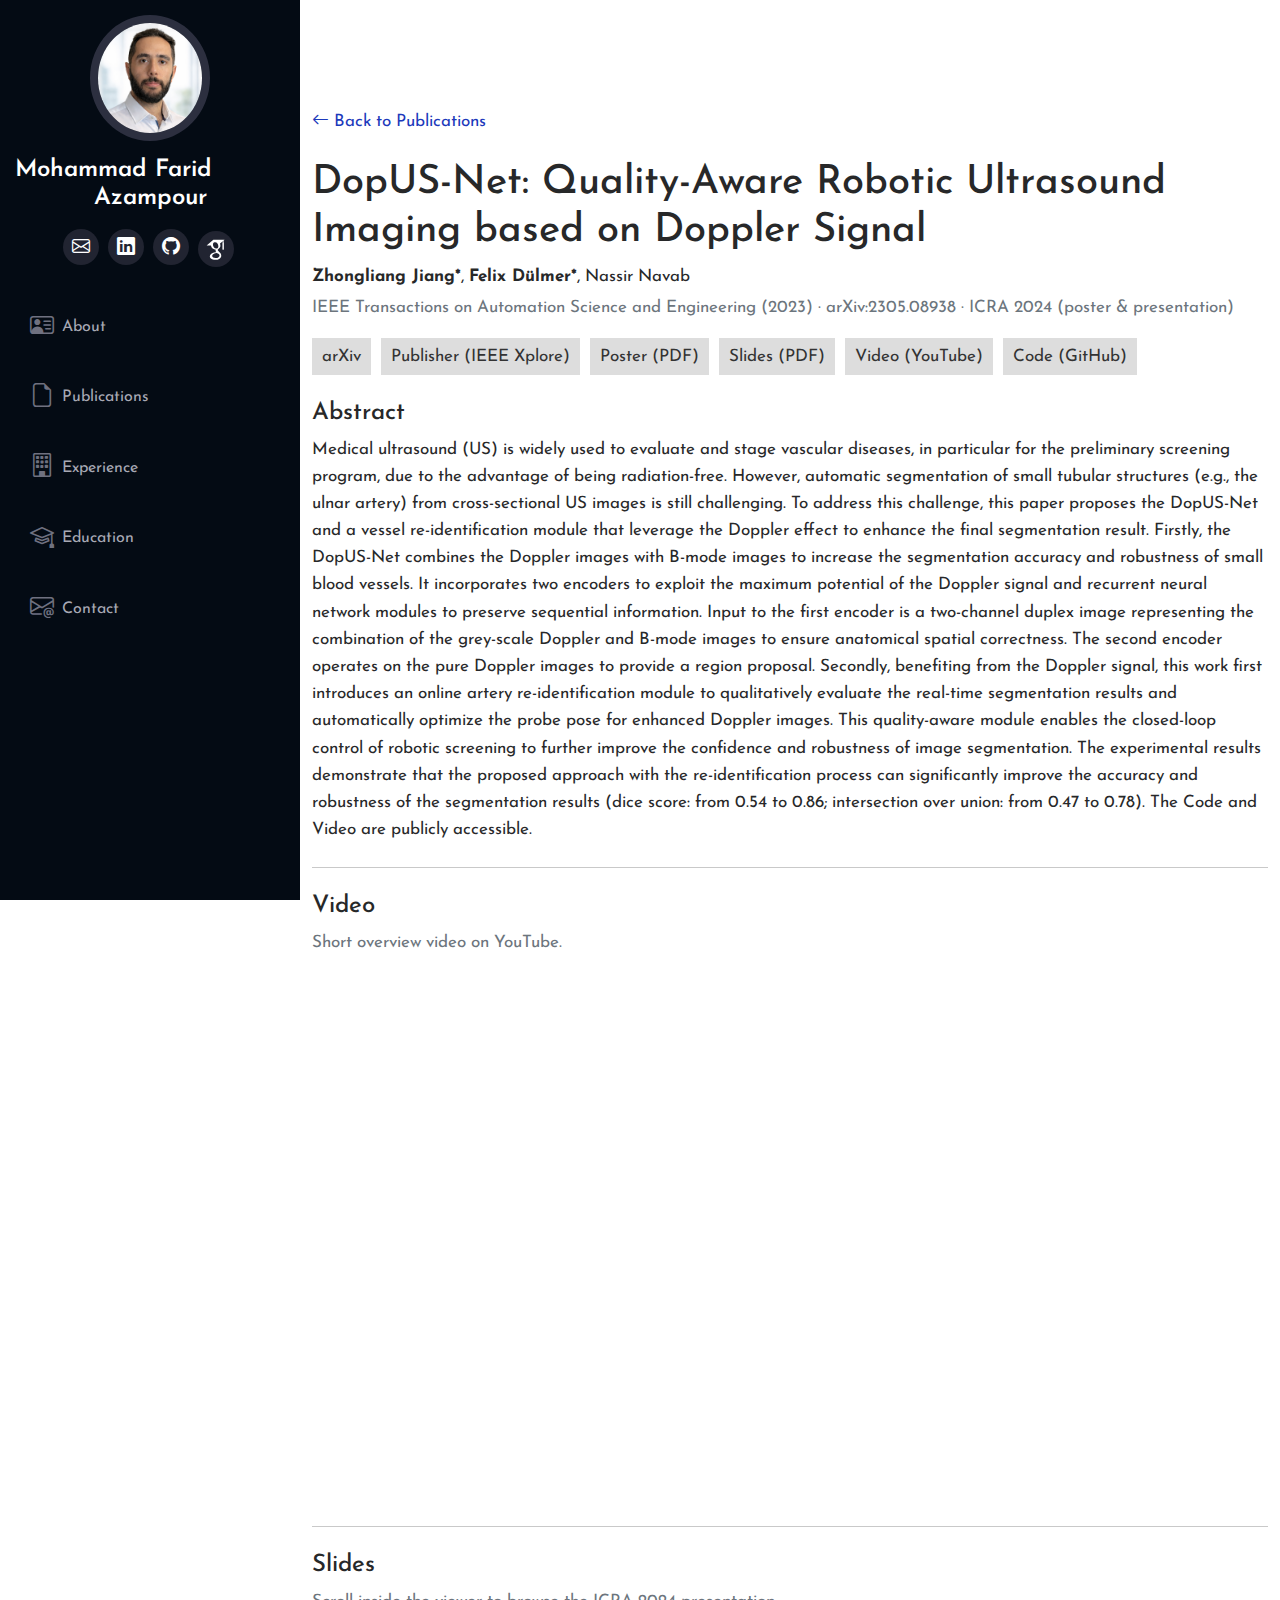
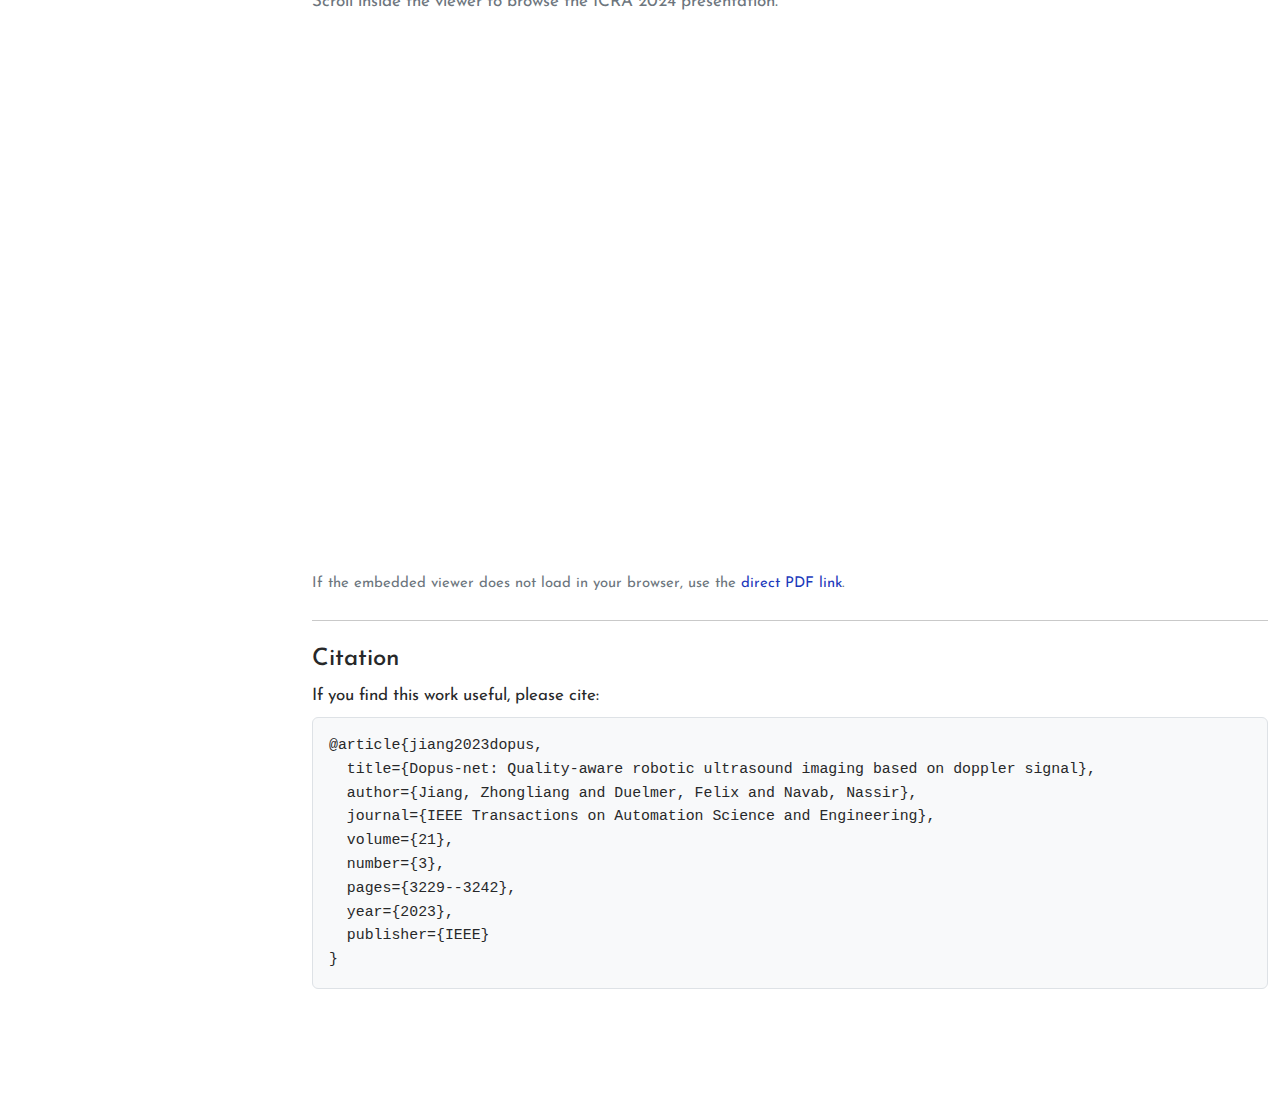
<file: projectPages/papers/dopus-net.html>
<!DOCTYPE html>
<html lang="en">
<head>
  <meta charset="utf-8">
  <meta content="width=device-width, initial-scale=1.0" name="viewport">
  <title>DopUS-Net</title>

  <link href="../../assets/vendor/bootstrap/css/bootstrap.min.css" rel="stylesheet">
  <link href="../../assets/vendor/bootstrap-icons/bootstrap-icons.css" rel="stylesheet">
  <link href="../../assets/css/style.css" rel="stylesheet">
</head>

<body>

  <!-- ======= Mobile nav toggle button ======= -->
  <i class="bi bi-list mobile-nav-toggle d-xl-none"></i>

  <!-- ======= Header / Sidebar ======= -->
  <header id="header">
    <div class="d-flex flex-column">
      <div class="profile">
        <img src="../../assets/data/images/website_photo.png" onerror="this.onerror=null;this.src='../../assets/data/images/avatar.jpg';" alt="Mohammad Farid Azampour" class="img-fluid rounded-circle">
        <h1 class="text-light"><a href="../../index.html">Mohammad Farid Azampour</a></h1>
        <div class="social-links mt-3 text-center">
          <a href="mailto:mf.azampour@tum.de" class="email"><i class="bi bi-envelope"></i></a>
          <a href="https://www.linkedin.com/in/mfazampour" class="linkedin"><i class="bi bi-linkedin"></i></a>
          <a href="https://github.com/mfazampour" class="github"><i class="bi bi-github"></i></a>
          <a href="https://scholar.google.com/citations?user=jbpQlOIAAAAJ&hl=de" class="scholar" aria-label="Google Scholar">
            <svg style="margin-bottom:-10px;" xmlns="http://www.w3.org/2000/svg" aria-hidden="true" role="img" viewBox="0 100 512 512" width="32px" height="32px" fill="#000000"><g stroke-width="0"></g><g stroke-linecap="round" stroke-linejoin="round"></g><g><path fill="#ffffff" d="M213 111l-107 94h69c5 45 41 64 78 67-7 18-4 27 7 39-43 1-103 26-103 67 4 45 63 54 92 54 38 1 81-19 90-54 4-35-10-54-31-71-23-18-28-28-21-40 15-17 35-27 39-51 2-17-2-28-6-43l45-38-1 16c-3 2-5 6-5 9v103c2 13 22 11 23 0V160c0-3-2-7-5-8v-25l16-16zm58 141c-61 10-87-87-38-99 56-11 83 86 38 99zm-5 73c60 13 61 63 10 78-44 9-82-4-81-30 0-25 35-48 71-48z"></path></g></svg>
          </a>
        </div>
      </div>

      <nav id="navbar" class="nav-menu navbar">
        <ul>
          <li><a href="../../index.html#about" class="nav-link scrollto"><i class="bi bi-person-vcard"></i> <span>About</span></a></li>
          <li><a href="../../index.html#publications" class="nav-link scrollto"><i class="bi bi-file-earmark"></i> <span>Publications</span></a></li>
          <li><a href="../../index.html#workexperience" class="nav-link scrollto"><i class="bi bi-building"></i> <span>Experience</span></a></li>
          <li><a href="../../index.html#education" class="nav-link scrollto"><i class="bi bi-mortarboard"></i> <span>Education</span></a></li>
          <li><a href="../../index.html#contact" class="nav-link scrollto"><i class="bi bi-envelope-at"></i> <span>Contact</span></a></li>
        </ul>
      </nav><!-- .nav-menu -->
    </div>
  </header><!-- End Header -->

  <main id="main">
    <section class="inner-page">
      <div class="container py-5">
    <div class="mb-4">
      <a href="../../index.html#publications" class="text-decoration-none"><i class="bi bi-arrow-left"></i> Back to Publications</a>
    </div>

    <h1 class="mb-2">DopUS-Net: Quality-Aware Robotic Ultrasound Imaging based on Doppler Signal</h1>
    <p class="mb-1"><strong>Zhongliang Jiang*</strong>, <strong>Felix Dülmer*</strong>, Nassir Navab</p>
    <p class="text-muted">IEEE Transactions on Automation Science and Engineering (2023) · arXiv:2305.08938 · ICRA 2024 (poster &amp; presentation)</p>

    <div class="links mb-4">
      <a class="project-button" href="https://arxiv.org/abs/2305.08938">arXiv</a>
      <a class="pdf-button" href="https://ieeexplore.ieee.org/search/searchresult.jsp?queryText=DopUS-Net%20Quality-Aware%20Robotic%20Ultrasound%20Imaging%20based%20on%20Doppler%20Signal">Publisher (IEEE Xplore)</a>
      <a class="pdf-button" href="../../assets/data/posters/ICRA2024_Dopus_poster.pdf">Poster (PDF)</a>
      <a class="pdf-button" href="../../assets/data/presentations/dopus_icra_presentation.pdf">Slides (PDF)</a>
      <a class="pdf-button" href="https://www.youtube.com/watch?v=ZH7K63GngdA">Video (YouTube)</a>
      <a class="code-button" href="https://github.com/Felixduelmer/DopUs">Code (GitHub)</a>
    </div>

    <h2 class="h4">Abstract</h2>
    <p>
      Medical ultrasound (US) is widely used to evaluate
      and stage vascular diseases, in particular for the preliminary
      screening program, due to the advantage of being radiation-free.
      However, automatic segmentation of small tubular structures
      (e.g., the ulnar artery) from cross-sectional US images is still
      challenging. To address this challenge, this paper proposes the
      DopUS-Net and a vessel re-identification module that leverage the
      Doppler effect to enhance the final segmentation result. Firstly,
      the DopUS-Net combines the Doppler images with B-mode
      images to increase the segmentation accuracy and robustness of
      small blood vessels. It incorporates two encoders to exploit the
      maximum potential of the Doppler signal and recurrent neural
      network modules to preserve sequential information. Input to
      the first encoder is a two-channel duplex image representing
      the combination of the grey-scale Doppler and B-mode images
      to ensure anatomical spatial correctness. The second encoder
      operates on the pure Doppler images to provide a region proposal.
      Secondly, benefiting from the Doppler signal, this work first introduces an online artery re-identification module to qualitatively
      evaluate the real-time segmentation results and automatically
      optimize the probe pose for enhanced Doppler images. This
      quality-aware module enables the closed-loop control of robotic
      screening to further improve the confidence and robustness
      of image segmentation. The experimental results demonstrate
      that the proposed approach with the re-identification process
      can significantly improve the accuracy and robustness of the
      segmentation results (dice score: from 0.54 to 0.86; intersection
      over union: from 0.47 to 0.78). The Code and Video are publicly
      accessible.
    </p>

    <hr class="my-4">

    <h2 class="h4">Video</h2>
    <p class="text-muted mb-2">Short overview video on YouTube.</p>
    <div class="ratio ratio-16x9">
      <iframe
        src="https://www.youtube-nocookie.com/embed/ZH7K63GngdA"
        title="DopUS-Net video"
        loading="lazy"
        allow="accelerometer; autoplay; clipboard-write; encrypted-media; gyroscope; picture-in-picture; web-share"
        allowfullscreen>
      </iframe>
    </div>

    <hr class="my-4">

    <h2 class="h4">Slides</h2>
    <p class="text-muted mb-2">Scroll inside the viewer to browse the ICRA 2024 presentation.</p>
    <div class="ratio ratio-16x9">
      <iframe
        src="../../assets/data/presentations/dopus_icra_presentation.pdf"
        title="DopUS-Net — ICRA 2024 presentation slides"
        loading="lazy">
      </iframe>
    </div>
    <p class="text-muted mt-2 mb-0"><small>If the embedded viewer does not load in your browser, use the <a href="../../assets/data/presentations/dopus_icra_presentation.pdf">direct PDF link</a>.</small></p>

    <hr class="my-4">

    <h2 class="h4">Citation</h2>
    <p class="mb-2">If you find this work useful, please cite:</p>
    <pre class="bg-light p-3 rounded border"><code>@article{jiang2023dopus,
  title={Dopus-net: Quality-aware robotic ultrasound imaging based on doppler signal},
  author={Jiang, Zhongliang and Duelmer, Felix and Navab, Nassir},
  journal={IEEE Transactions on Automation Science and Engineering},
  volume={21},
  number={3},
  pages={3229--3242},
  year={2023},
  publisher={IEEE}
}</code></pre>
      </div>
    </section>
  </main>

  <a href="#" class="back-to-top d-flex align-items-center justify-content-center"><i class="bi bi-arrow-up-short"></i></a>

  <script defer src="../../assets/vendor/aos/aos.js"></script>
  <script defer src="../../assets/vendor/bootstrap/js/bootstrap.bundle.min.js"></script>
  <script src="../../assets/vendor/glightbox/js/glightbox.min.js"></script>
  <script defer src="../../assets/vendor/isotope-layout/isotope.pkgd.min.js"></script>
  <script src="../../assets/vendor/swiper/swiper-bundle.min.js"></script>
  <script defer src="../../assets/vendor/typed.js/typed.min.js"></script>
  <script defer src="../../assets/js/main.js"></script>
</body>
</html>
</file>
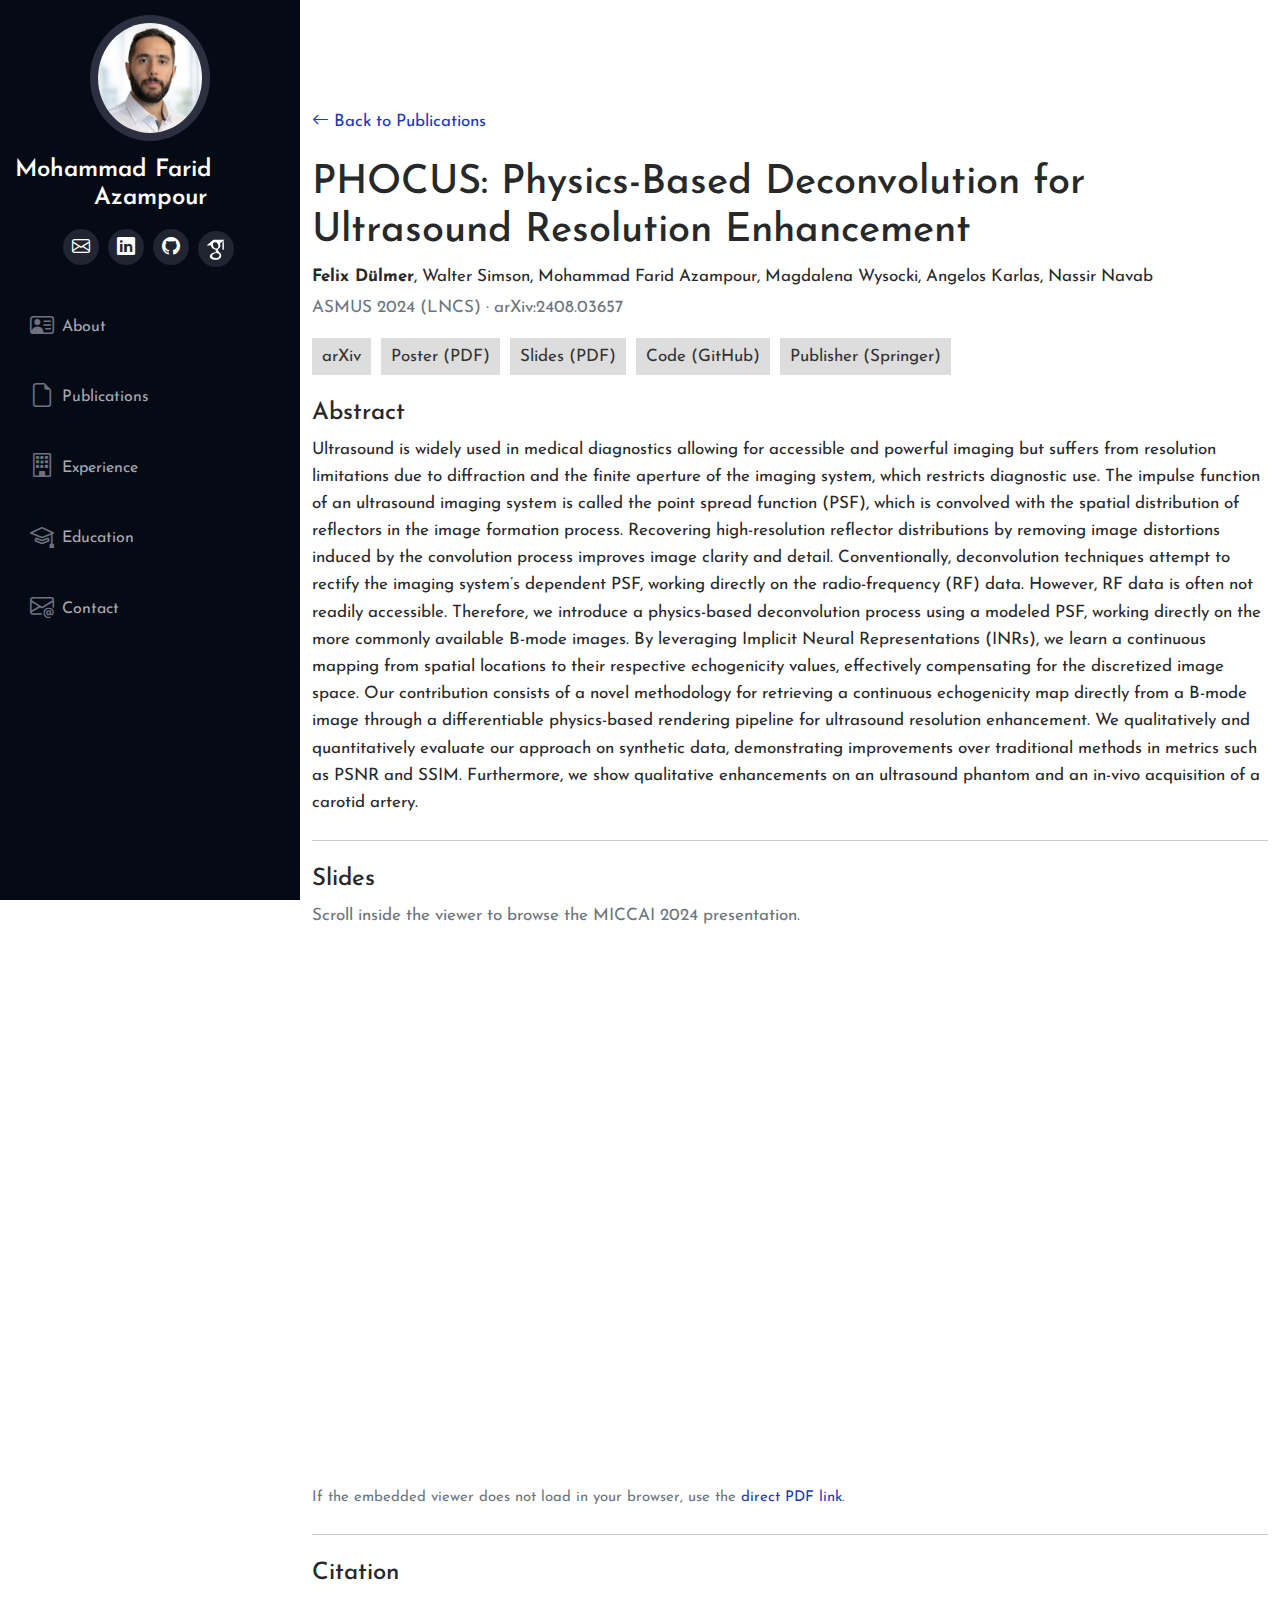
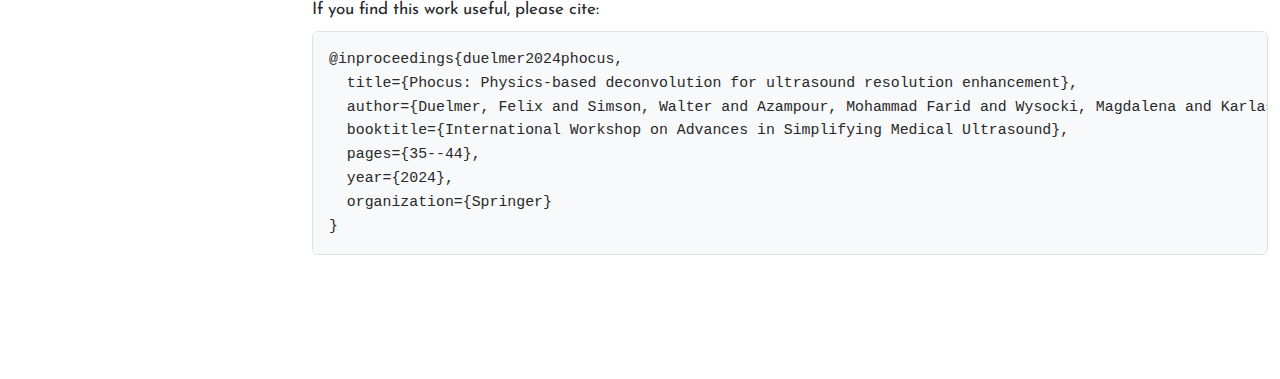
<file: projectPages/papers/phocus.html>
<!DOCTYPE html>
<html lang="en">
<head>
  <meta charset="utf-8">
  <meta content="width=device-width, initial-scale=1.0" name="viewport">
  <title>PHOCUS</title>

  <link href="../../assets/vendor/bootstrap/css/bootstrap.min.css" rel="stylesheet">
  <link href="../../assets/vendor/bootstrap-icons/bootstrap-icons.css" rel="stylesheet">
  <link href="../../assets/css/style.css" rel="stylesheet">
</head>

<body>

  <!-- ======= Mobile nav toggle button ======= -->
  <i class="bi bi-list mobile-nav-toggle d-xl-none"></i>

  <!-- ======= Header / Sidebar ======= -->
  <header id="header">
    <div class="d-flex flex-column">
      <div class="profile">
        <img src="../../assets/data/images/website_photo.png" onerror="this.onerror=null;this.src='../../assets/data/images/avatar.jpg';" alt="Mohammad Farid Azampour" class="img-fluid rounded-circle">
        <h1 class="text-light"><a href="../../index.html">Mohammad Farid Azampour</a></h1>
        <div class="social-links mt-3 text-center">
          <a href="mailto:mf.azampour@tum.de" class="email"><i class="bi bi-envelope"></i></a>
          <a href="https://www.linkedin.com/in/mfazampour" class="linkedin"><i class="bi bi-linkedin"></i></a>
          <a href="https://github.com/mfazampour" class="github"><i class="bi bi-github"></i></a>
          <a href="https://scholar.google.com/citations?user=jbpQlOIAAAAJ&hl=de" class="scholar" aria-label="Google Scholar">
            <svg style="margin-bottom:-10px;" xmlns="http://www.w3.org/2000/svg" aria-hidden="true" role="img" viewBox="0 100 512 512" width="32px" height="32px" fill="#000000"><g stroke-width="0"></g><g stroke-linecap="round" stroke-linejoin="round"></g><g><path fill="#ffffff" d="M213 111l-107 94h69c5 45 41 64 78 67-7 18-4 27 7 39-43 1-103 26-103 67 4 45 63 54 92 54 38 1 81-19 90-54 4-35-10-54-31-71-23-18-28-28-21-40 15-17 35-27 39-51 2-17-2-28-6-43l45-38-1 16c-3 2-5 6-5 9v103c2 13 22 11 23 0V160c0-3-2-7-5-8v-25l16-16zm58 141c-61 10-87-87-38-99 56-11 83 86 38 99zm-5 73c60 13 61 63 10 78-44 9-82-4-81-30 0-25 35-48 71-48z"></path></g></svg>
          </a>
        </div>
      </div>

      <nav id="navbar" class="nav-menu navbar">
        <ul>
          <li><a href="../../index.html#about" class="nav-link scrollto"><i class="bi bi-person-vcard"></i> <span>About</span></a></li>
          <li><a href="../../index.html#publications" class="nav-link scrollto"><i class="bi bi-file-earmark"></i> <span>Publications</span></a></li>
          <li><a href="../../index.html#workexperience" class="nav-link scrollto"><i class="bi bi-building"></i> <span>Experience</span></a></li>
          <li><a href="../../index.html#education" class="nav-link scrollto"><i class="bi bi-mortarboard"></i> <span>Education</span></a></li>
          <li><a href="../../index.html#contact" class="nav-link scrollto"><i class="bi bi-envelope-at"></i> <span>Contact</span></a></li>
        </ul>
      </nav><!-- .nav-menu -->
    </div>
  </header><!-- End Header -->

  <main id="main">
    <section class="inner-page">
      <div class="container py-5">
    <div class="mb-4">
      <a href="../../index.html#publications" class="text-decoration-none"><i class="bi bi-arrow-left"></i> Back to Publications</a>
    </div>

    <h1 class="mb-2">PHOCUS: Physics-Based Deconvolution for Ultrasound Resolution Enhancement</h1>
    <p class="mb-1"><strong>Felix Dülmer</strong>, Walter Simson, Mohammad Farid Azampour, Magdalena Wysocki, Angelos Karlas, Nassir Navab</p>
    <p class="text-muted">ASMUS 2024 (LNCS) · arXiv:2408.03657</p>

    <div class="links mb-4">
      <a class="project-button" href="https://arxiv.org/abs/2408.03657">arXiv</a>
      <a class="pdf-button" href="../../assets/data/posters/MICCAI_2024_PHOCUS_Poster.pdf">Poster (PDF)</a>
      <a class="pdf-button" href="../../assets/data/presentations/MICCAI_2024_PHOCUS_presentation.pdf">Slides (PDF)</a>
      <a class="code-button" href="https://github.com/Felixduelmer/phocus">Code (GitHub)</a>
      <a class="pdf-button" href="https://link.springer.com/chapter/10.1007/978-3-031-73647-6_4">Publisher (Springer)</a>
    </div>

    <h2 class="h4">Abstract</h2>
    <p>
      Ultrasound is widely used in medical diagnostics allowing for accessible and powerful imaging but suffers from resolution limitations due to diffraction and the finite aperture of the imaging system, which restricts diagnostic use. The impulse function of an ultrasound imaging system is called the point spread function (PSF), which is convolved with the spatial distribution of reflectors in the image formation process. Recovering high-resolution reflector distributions by removing image distortions induced by the convolution process improves image clarity and detail. Conventionally, deconvolution techniques attempt to rectify the imaging system’s dependent PSF, working directly on the radio-frequency (RF) data. However, RF data is often not readily accessible. Therefore, we introduce a physics-based deconvolution process using a modeled PSF, working directly on the more commonly available B-mode images. By leveraging Implicit Neural Representations (INRs), we learn a continuous mapping from spatial locations to their respective echogenicity values, effectively compensating for the discretized image space. Our contribution consists of a novel methodology for retrieving a continuous echogenicity map directly from a B-mode image through a differentiable physics-based rendering pipeline for ultrasound resolution enhancement. We qualitatively and quantitatively evaluate our approach on synthetic data, demonstrating improvements over traditional methods in metrics such as PSNR and SSIM. Furthermore, we show qualitative enhancements on an ultrasound phantom and an in-vivo acquisition of a carotid artery.
    </p>

    <hr class="my-4">

    <h2 class="h4">Slides</h2>
    <p class="text-muted mb-2">Scroll inside the viewer to browse the MICCAI 2024 presentation.</p>
    <div class="ratio ratio-16x9">
      <iframe
        src="../../assets/data/presentations/MICCAI_2024_PHOCUS_presentation.pdf"
        title="PHOCUS — MICCAI 2024 presentation slides"
        loading="lazy">
      </iframe>
    </div>
    <p class="text-muted mt-2 mb-0"><small>If the embedded viewer does not load in your browser, use the <a href="../../assets/data/presentations/MICCAI_2024_PHOCUS_presentation.pdf">direct PDF link</a>.</small></p>

    <hr class="my-4">

    <h2 class="h4">Citation</h2>
    <p class="mb-2">If you find this work useful, please cite:</p>
    <pre class="bg-light p-3 rounded border"><code>@inproceedings{duelmer2024phocus,
  title={Phocus: Physics-based deconvolution for ultrasound resolution enhancement},
  author={Duelmer, Felix and Simson, Walter and Azampour, Mohammad Farid and Wysocki, Magdalena and Karlas, Angelos and Navab, Nassir},
  booktitle={International Workshop on Advances in Simplifying Medical Ultrasound},
  pages={35--44},
  year={2024},
  organization={Springer}
}</code></pre>
      </div>
    </section>
  </main>

  <a href="#" class="back-to-top d-flex align-items-center justify-content-center"><i class="bi bi-arrow-up-short"></i></a>

  <script defer src="../../assets/vendor/aos/aos.js"></script>
  <script defer src="../../assets/vendor/bootstrap/js/bootstrap.bundle.min.js"></script>
  <script src="../../assets/vendor/glightbox/js/glightbox.min.js"></script>
  <script defer src="../../assets/vendor/isotope-layout/isotope.pkgd.min.js"></script>
  <script src="../../assets/vendor/swiper/swiper-bundle.min.js"></script>
  <script defer src="../../assets/vendor/typed.js/typed.min.js"></script>
  <script defer src="../../assets/js/main.js"></script>
</body>
</html>
</file>
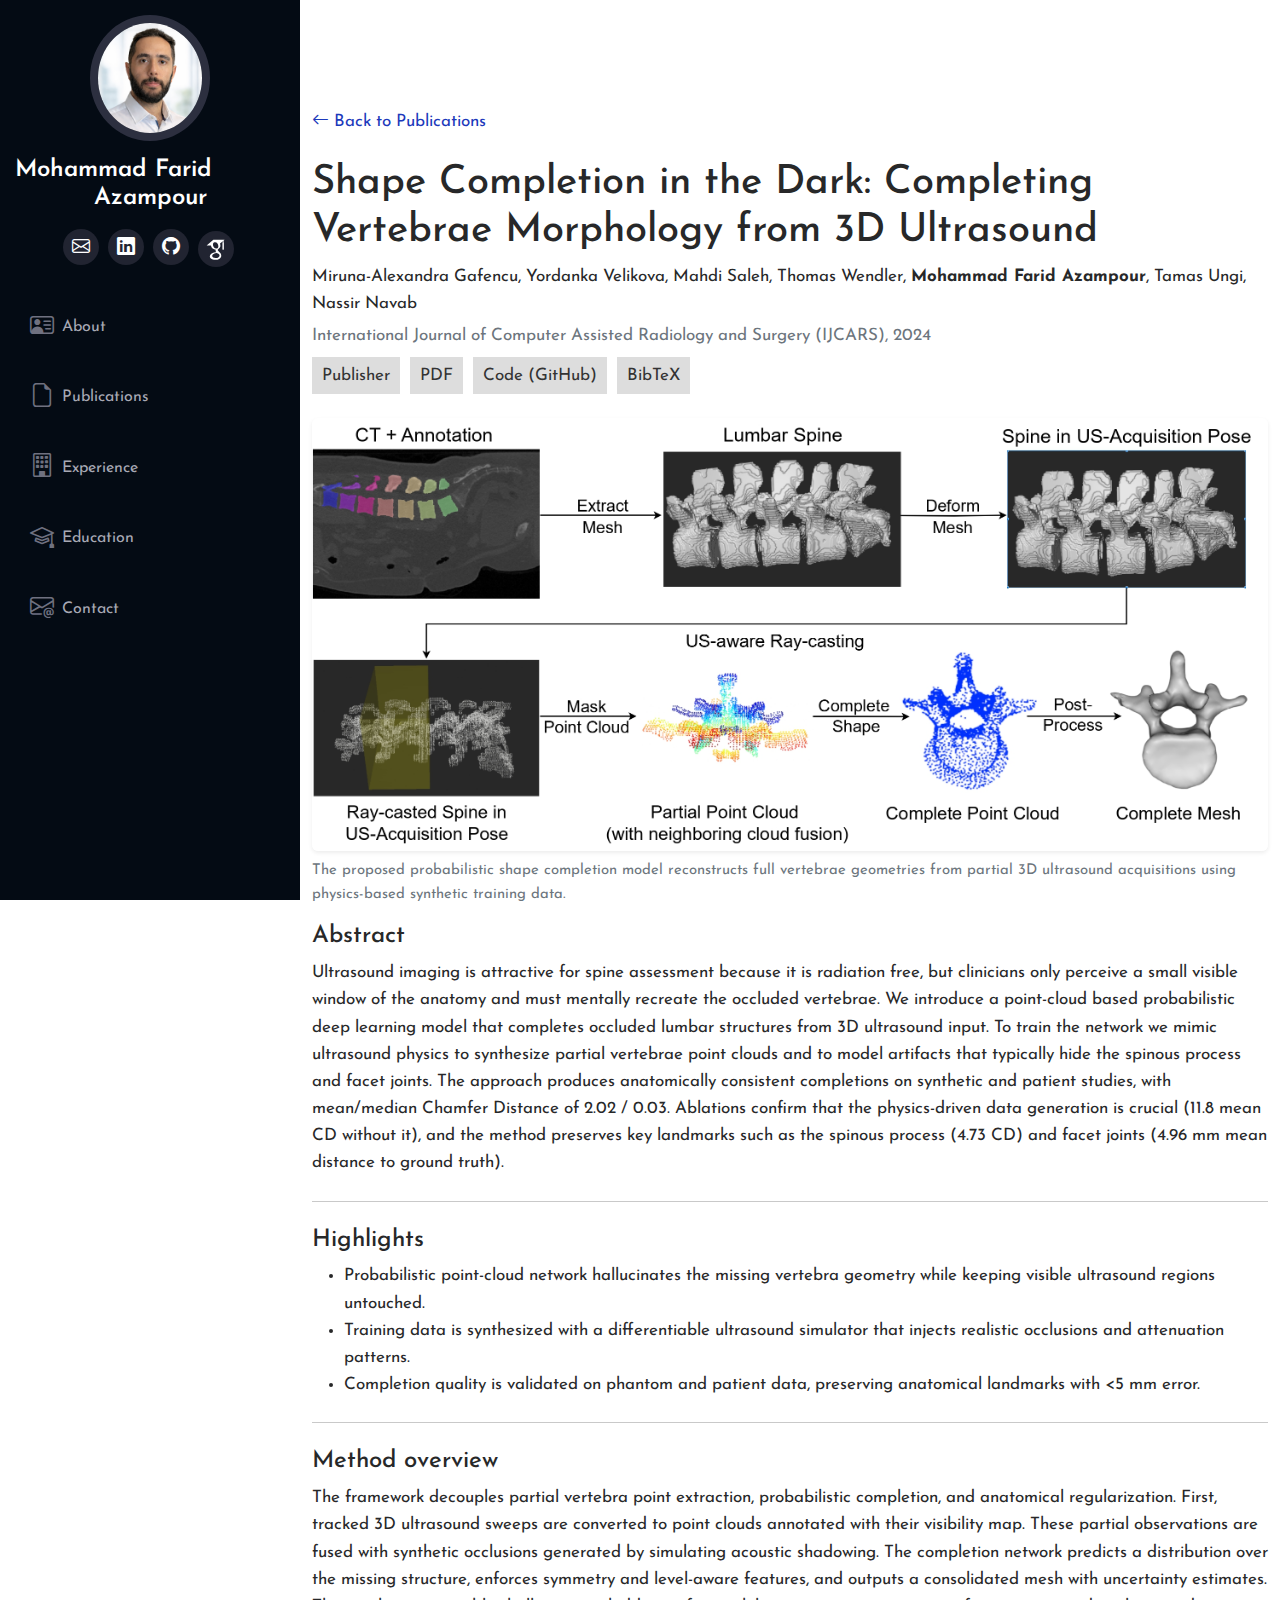
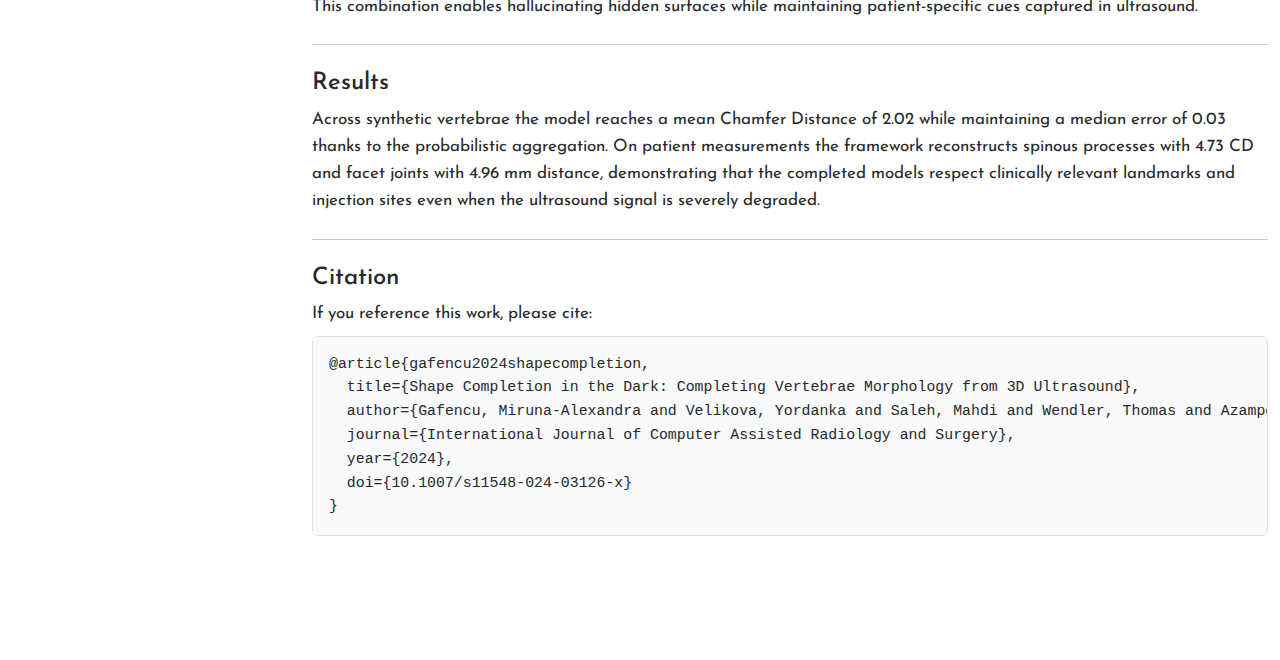
<file: projectPages/papers/shape-completion.html>
<!DOCTYPE html>
<html lang="en">
<head>
  <meta charset="utf-8">
  <meta content="width=device-width, initial-scale=1.0" name="viewport">
  <title>Shape Completion in the Dark</title>

  <link href="../../assets/vendor/bootstrap/css/bootstrap.min.css" rel="stylesheet">
  <link href="../../assets/vendor/bootstrap-icons/bootstrap-icons.css" rel="stylesheet">
  <link href="../../assets/css/style.css" rel="stylesheet">
</head>

<body>

  <!-- ======= Mobile nav toggle button ======= -->
  <i class="bi bi-list mobile-nav-toggle d-xl-none"></i>

  <!-- ======= Header / Sidebar ======= -->
  <header id="header">
    <div class="d-flex flex-column">
      <div class="profile">
        <img src="../../assets/data/images/website_photo.png" onerror="this.onerror=null;this.src='../../assets/data/images/avatar.jpg';" alt="Mohammad Farid Azampour" class="img-fluid rounded-circle">
        <h1 class="text-light"><a href="../../index.html">Mohammad Farid Azampour</a></h1>
        <div class="social-links mt-3 text-center">
          <a href="mailto:mf.azampour@tum.de" class="email"><i class="bi bi-envelope"></i></a>
          <a href="https://www.linkedin.com/in/mfazampour" class="linkedin"><i class="bi bi-linkedin"></i></a>
          <a href="https://github.com/mfazampour" class="github"><i class="bi bi-github"></i></a>
          <a href="https://scholar.google.com/citations?user=jbpQlOIAAAAJ&hl=de" class="scholar" aria-label="Google Scholar">
            <svg style="margin-bottom:-10px;" xmlns="http://www.w3.org/2000/svg" aria-hidden="true" role="img" viewBox="0 100 512 512" width="32px" height="32px" fill="#000000"><g stroke-width="0"></g><g stroke-linecap="round" stroke-linejoin="round"></g><g><path fill="#ffffff" d="M213 111l-107 94h69c5 45 41 64 78 67-7 18-4 27 7 39-43 1-103 26-103 67 4 45 63 54 92 54 38 1 81-19 90-54 4-35-10-54-31-71-23-18-28-28-21-40 15-17 35-27 39-51 2-17-2-28-6-43l45-38-1 16c-3 2-5 6-5 9v103c2 13 22 11 23 0V160c0-3-2-7-5-8v-25l16-16zm58 141c-61 10-87-87-38-99 56-11 83 86 38 99zm-5 73c60 13 61 63 10 78-44 9-82-4-81-30 0-25 35-48 71-48z"></path></g></svg>
          </a>
        </div>
      </div>

      <nav id="navbar" class="nav-menu navbar">
        <ul>
          <li><a href="../../index.html#about" class="nav-link scrollto"><i class="bi bi-person-vcard"></i> <span>About</span></a></li>
          <li><a href="../../index.html#publications" class="nav-link scrollto"><i class="bi bi-file-earmark"></i> <span>Publications</span></a></li>
          <li><a href="../../index.html#workexperience" class="nav-link scrollto"><i class="bi bi-building"></i> <span>Experience</span></a></li>
          <li><a href="../../index.html#education" class="nav-link scrollto"><i class="bi bi-mortarboard"></i> <span>Education</span></a></li>
          <li><a href="../../index.html#contact" class="nav-link scrollto"><i class="bi bi-envelope-at"></i> <span>Contact</span></a></li>
        </ul>
      </nav><!-- .nav-menu -->
    </div>
  </header><!-- End Header -->

  <main id="main">
    <section class="inner-page">
      <div class="container py-5">
        <div class="mb-4">
          <a href="../../index.html#publications" class="text-decoration-none"><i class="bi bi-arrow-left"></i> Back to Publications</a>
        </div>

        <h1 class="mb-2">Shape Completion in the Dark: Completing Vertebrae Morphology from 3D Ultrasound</h1>
        <p class="mb-1">Miruna-Alexandra Gafencu, Yordanka Velikova, Mahdi Saleh, Thomas Wendler, <strong>Mohammad Farid Azampour</strong>, Tamas Ungi, Nassir Navab</p>
        <p class="text-muted mb-2">International Journal of Computer Assisted Radiology and Surgery (IJCARS), 2024</p>

        <div class="links mb-4">
          <a class="project-button" href="https://link.springer.com/article/10.1007/s11548-024-03126-x">Publisher</a>
          <a class="pdf-button" href="../../assets/data/shape_completion/shape_completion_dark.pdf">PDF</a>
          <a class="code-button" href="https://github.com/miruna20/Shape-Completion-in-the-Dark">Code (GitHub)</a>
          <a class="pdf-button" href="#citation">BibTeX</a>
        </div>

        <figure class="figure">
          <img src="../../assets/data/shape_completion/shape_completion_teaser.jpg" class="figure-img img-fluid rounded shadow-sm" alt="Shape completion pipeline overview figure">
          <figcaption class="figure-caption small">
            The proposed probabilistic shape completion model reconstructs full vertebrae geometries from partial 3D ultrasound acquisitions using physics-based synthetic training data.
          </figcaption>
        </figure>

        <h2 class="h4">Abstract</h2>
        <p>
          Ultrasound imaging is attractive for spine assessment because it is radiation free, but clinicians only perceive a small visible
          window of the anatomy and must mentally recreate the occluded vertebrae. We introduce a point-cloud based probabilistic deep learning model that completes occluded lumbar structures from 3D ultrasound input.
          To train the network we mimic ultrasound physics to synthesize partial vertebrae point clouds and to model artifacts that typically hide the spinous process and facet joints. The approach produces anatomically consistent completions on synthetic and patient studies, with mean/median Chamfer Distance of 2.02 / 0.03. Ablations confirm that the physics-driven data generation is crucial (11.8 mean CD without it), and the method preserves key landmarks such as the spinous process (4.73 CD) and facet joints (4.96&nbsp;mm mean distance to ground truth).
        </p>

        <hr class="my-4">

        <h2 class="h4">Highlights</h2>
        <ul>
          <li>Probabilistic point-cloud network hallucinates the missing vertebra geometry while keeping visible ultrasound regions untouched.</li>
          <li>Training data is synthesized with a differentiable ultrasound simulator that injects realistic occlusions and attenuation patterns.</li>
          <li>Completion quality is validated on phantom and patient data, preserving anatomical landmarks with &lt;5&nbsp;mm error.</li>
        </ul>

        <hr class="my-4">

        <h2 class="h4">Method overview</h2>
        <p>
          The framework decouples partial vertebra point extraction, probabilistic completion, and anatomical regularization. First,
          tracked 3D ultrasound sweeps are converted to point clouds annotated with their visibility map. These partial observations are fused with synthetic occlusions generated by simulating acoustic shadowing. The completion network predicts a distribution over the missing structure, enforces symmetry and level-aware features, and outputs a consolidated mesh with uncertainty estimates. This combination enables hallucinating hidden surfaces while maintaining patient-specific cues captured in ultrasound.
        </p>

        <hr class="my-4">

        <h2 class="h4">Results</h2>
        <p>
          Across synthetic vertebrae the model reaches a mean Chamfer Distance of 2.02 while maintaining a median error of 0.03 thanks to
          the probabilistic aggregation. On patient measurements the framework reconstructs spinous processes with 4.73 CD and facet
          joints with 4.96&nbsp;mm distance, demonstrating that the completed models respect clinically relevant landmarks and injection
          sites even when the ultrasound signal is severely degraded.
        </p>

        <hr class="my-4">

        <h2 id="citation" class="h4">Citation</h2>
        <p class="mb-2">If you reference this work, please cite:</p>
        <pre class="bg-light p-3 rounded border"><code>@article{gafencu2024shapecompletion,
  title={Shape Completion in the Dark: Completing Vertebrae Morphology from 3D Ultrasound},
  author={Gafencu, Miruna-Alexandra and Velikova, Yordanka and Saleh, Mahdi and Wendler, Thomas and Azampour, Mohammad Farid and Ungi, Tamas and Navab, Nassir},
  journal={International Journal of Computer Assisted Radiology and Surgery},
  year={2024},
  doi={10.1007/s11548-024-03126-x}
}</code></pre>
      </div>
    </section>
  </main>

  <a href="#" class="back-to-top d-flex align-items-center justify-content-center"><i class="bi bi-arrow-up-short"></i></a>

  <script defer src="../../assets/vendor/aos/aos.js"></script>
  <script defer src="../../assets/vendor/bootstrap/js/bootstrap.bundle.min.js"></script>
  <script src="../../assets/vendor/glightbox/js/glightbox.min.js"></script>
  <script defer src="../../assets/vendor/isotope-layout/isotope.pkgd.min.js"></script>
  <script src="../../assets/vendor/swiper/swiper-bundle.min.js"></script>
  <script defer src="../../assets/vendor/typed.js/typed.min.js"></script>
  <script defer src="../../assets/js/main.js"></script>
</body>
</html>
</file>
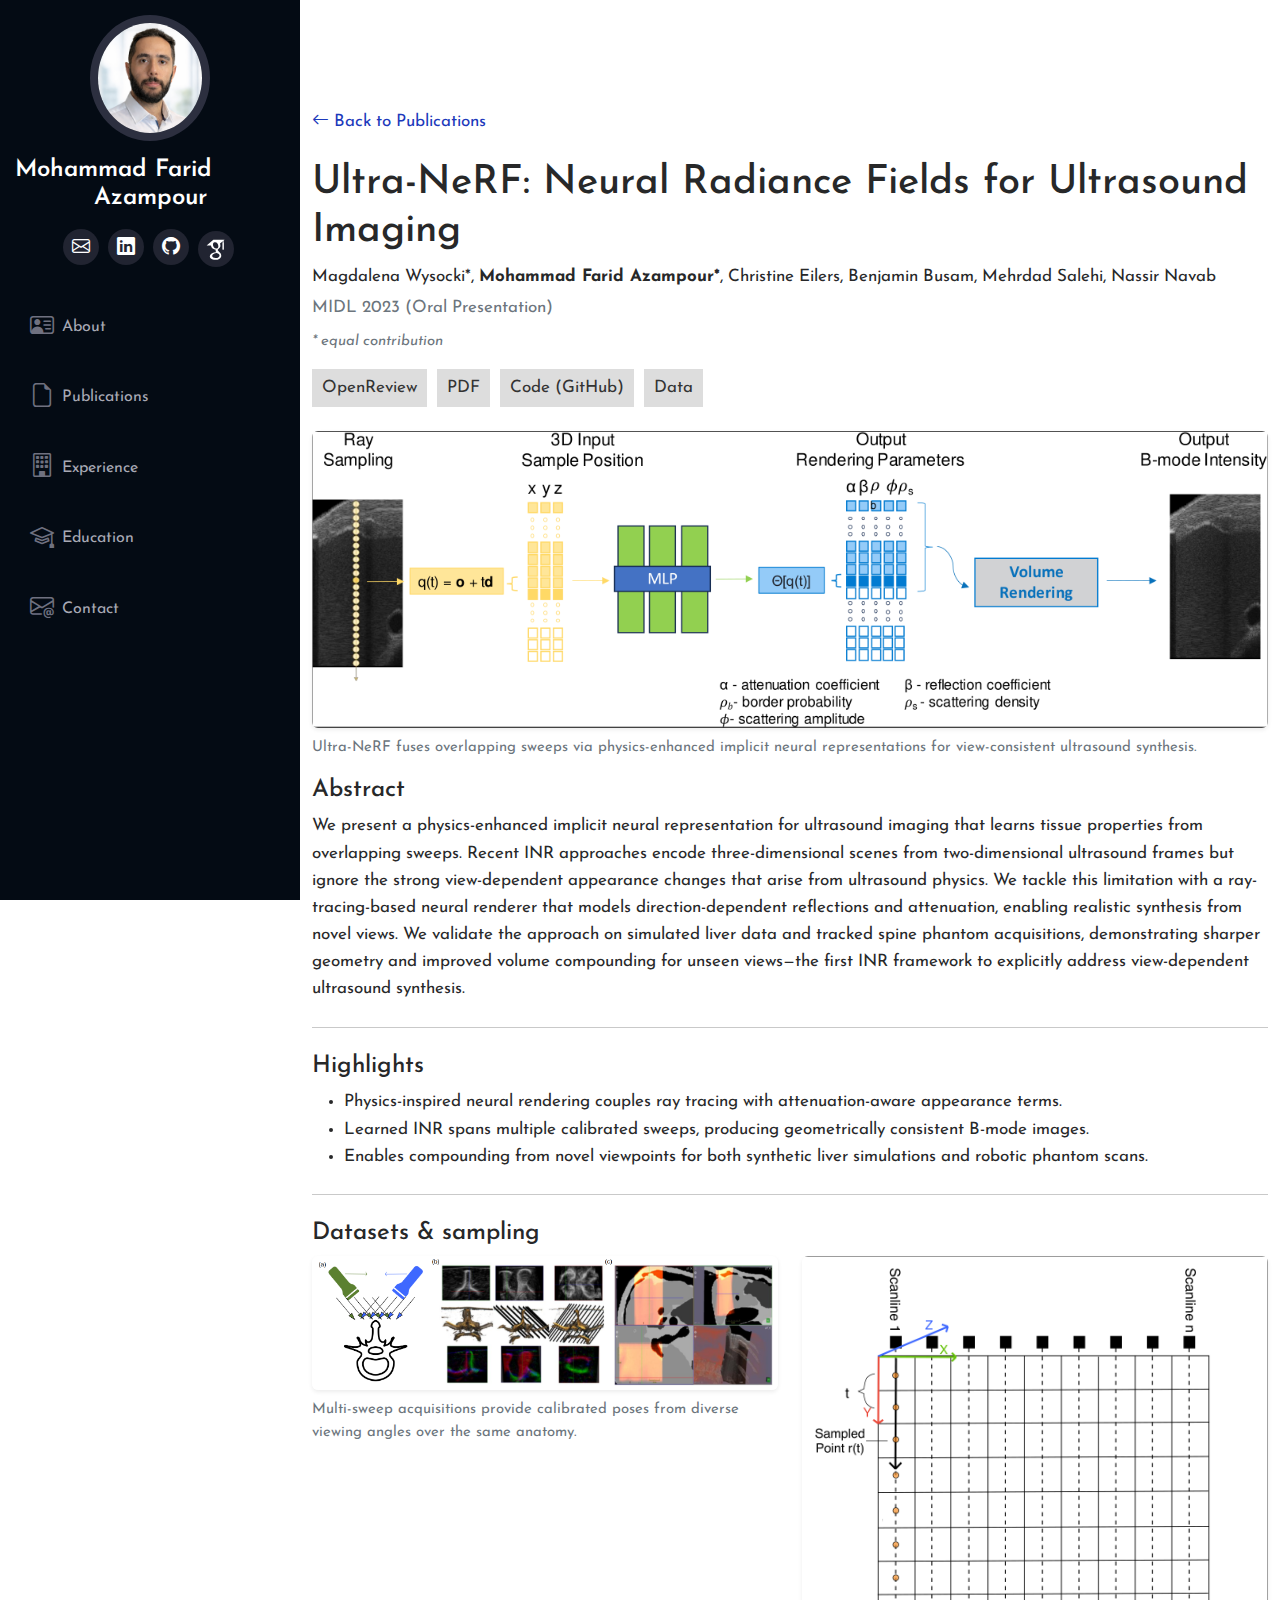
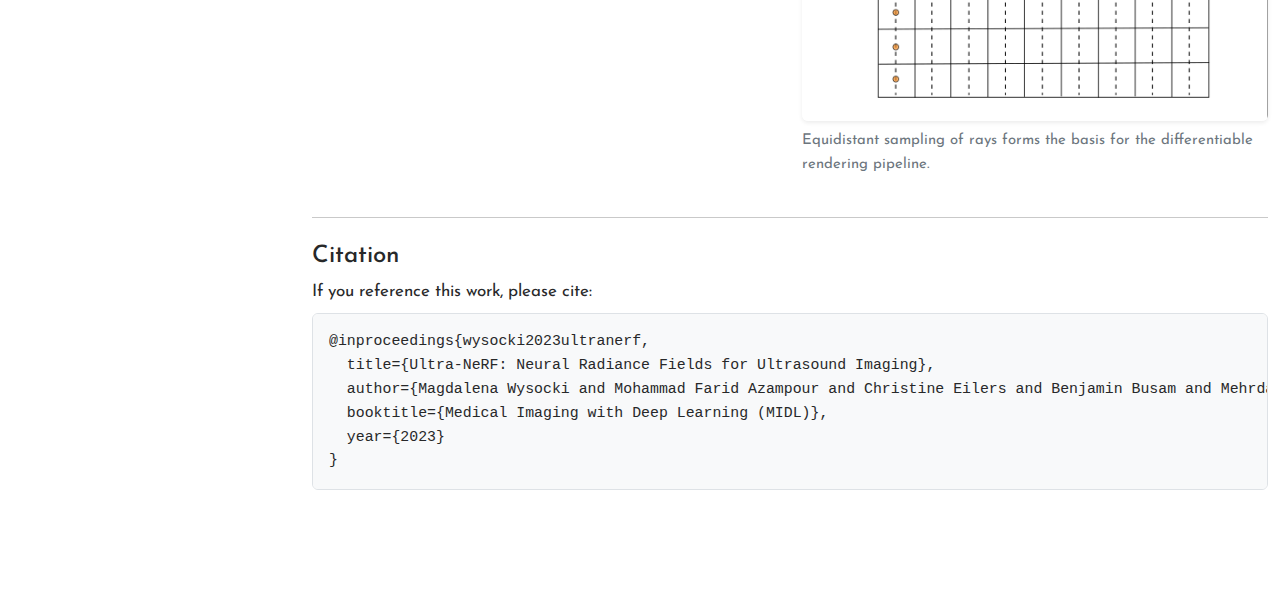
<file: projectPages/papers/ultra-nerf.html>
<!DOCTYPE html>
<html lang="en">
<head>
  <meta charset="utf-8">
  <meta content="width=device-width, initial-scale=1.0" name="viewport">
  <title>Ultra-NeRF</title>

  <link href="../../assets/vendor/bootstrap/css/bootstrap.min.css" rel="stylesheet">
  <link href="../../assets/vendor/bootstrap-icons/bootstrap-icons.css" rel="stylesheet">
  <link href="../../assets/css/style.css" rel="stylesheet">
</head>

<body>

  <!-- ======= Mobile nav toggle button ======= -->
  <i class="bi bi-list mobile-nav-toggle d-xl-none"></i>

  <!-- ======= Header / Sidebar ======= -->
  <header id="header">
    <div class="d-flex flex-column">
      <div class="profile">
        <img src="../../assets/data/images/website_photo.png" onerror="this.onerror=null;this.src='../../assets/data/images/avatar.jpg';" alt="Mohammad Farid Azampour" class="img-fluid rounded-circle">
        <h1 class="text-light"><a href="../../index.html">Mohammad Farid Azampour</a></h1>
        <div class="social-links mt-3 text-center">
          <a href="mailto:mf.azampour@tum.de" class="email"><i class="bi bi-envelope"></i></a>
          <a href="https://www.linkedin.com/in/mfazampour" class="linkedin"><i class="bi bi-linkedin"></i></a>
          <a href="https://github.com/mfazampour" class="github"><i class="bi bi-github"></i></a>
          <a href="https://scholar.google.com/citations?user=jbpQlOIAAAAJ&hl=de" class="scholar" aria-label="Google Scholar">
            <svg style="margin-bottom:-10px;" xmlns="http://www.w3.org/2000/svg" aria-hidden="true" role="img" viewBox="0 100 512 512" width="32px" height="32px" fill="#000000"><g stroke-width="0"></g><g stroke-linecap="round" stroke-linejoin="round"></g><g><path fill="#ffffff" d="M213 111l-107 94h69c5 45 41 64 78 67-7 18-4 27 7 39-43 1-103 26-103 67 4 45 63 54 92 54 38 1 81-19 90-54 4-35-10-54-31-71-23-18-28-28-21-40 15-17 35-27 39-51 2-17-2-28-6-43l45-38-1 16c-3 2-5 6-5 9v103c2 13 22 11 23 0V160c0-3-2-7-5-8v-25l16-16zm58 141c-61 10-87-87-38-99 56-11 83 86 38 99zm-5 73c60 13 61 63 10 78-44 9-82-4-81-30 0-25 35-48 71-48z"></path></g></svg>
          </a>
        </div>
      </div>

      <nav id="navbar" class="nav-menu navbar">
        <ul>
          <li><a href="../../index.html#about" class="nav-link scrollto"><i class="bi bi-person-vcard"></i> <span>About</span></a></li>
          <li><a href="../../index.html#publications" class="nav-link scrollto"><i class="bi bi-file-earmark"></i> <span>Publications</span></a></li>
          <li><a href="../../index.html#workexperience" class="nav-link scrollto"><i class="bi bi-building"></i> <span>Experience</span></a></li>
          <li><a href="../../index.html#education" class="nav-link scrollto"><i class="bi bi-mortarboard"></i> <span>Education</span></a></li>
          <li><a href="../../index.html#contact" class="nav-link scrollto"><i class="bi bi-envelope-at"></i> <span>Contact</span></a></li>
        </ul>
      </nav><!-- .nav-menu -->
    </div>
  </header><!-- End Header -->

  <main id="main">
    <section class="inner-page">
      <div class="container py-5">
        <div class="mb-4">
          <a href="../../index.html#publications" class="text-decoration-none"><i class="bi bi-arrow-left"></i> Back to Publications</a>
        </div>

        <h1 class="mb-2">Ultra-NeRF: Neural Radiance Fields for Ultrasound Imaging</h1>
        <p class="mb-1">Magdalena Wysocki*, <strong>Mohammad Farid Azampour*</strong>, Christine Eilers, Benjamin Busam, Mehrdad Salehi, Nassir Navab</p>
        <p class="text-muted mb-2">MIDL 2023 (Oral Presentation)</p>
        <p class="text-muted fst-italic small mb-3">* equal contribution</p>

        <div class="links mb-4">
          <a class="project-button" href="https://openreview.net/forum?id=x4McMBwVyi">OpenReview</a>
          <a class="pdf-button" href="https://openreview.net/pdf?id=x4McMBwVyi">PDF</a>
          <a class="code-button" href="https://github.com/magdalena-wysocki/ultra-nerf">Code (GitHub)</a>
          <a class="pdf-button" href="https://drive.google.com/drive/folders/1aDc3wA2gugUKS6IABsH_TNWQ5Ijk7tmi?usp=drive_link">Data</a>
        </div>

        <figure class="figure">
          <img src="../../assets/data/ultra_nerf/Ultra_NeRF_MIDL2023.png" class="figure-img img-fluid rounded shadow-sm" alt="Ultra-NeRF overview figure">
          <figcaption class="figure-caption small">
            Ultra-NeRF fuses overlapping sweeps via physics-enhanced implicit neural representations for view-consistent ultrasound synthesis.
          </figcaption>
        </figure>

        <h2 class="h4">Abstract</h2>
        <p>
          We present a physics-enhanced implicit neural representation for ultrasound imaging that learns tissue properties from overlapping
          sweeps. Recent INR approaches encode three-dimensional scenes from two-dimensional ultrasound frames but ignore the strong
          view-dependent appearance changes that arise from ultrasound physics. We tackle this limitation with a ray-tracing-based neural
          renderer that models direction-dependent reflections and attenuation, enabling realistic synthesis from novel views. We validate the
          approach on simulated liver data and tracked spine phantom acquisitions, demonstrating sharper geometry and improved volume
          compounding for unseen views—the first INR framework to explicitly address view-dependent ultrasound synthesis.
        </p>

        <hr class="my-4">

        <h2 class="h4">Highlights</h2>
        <ul>
          <li>Physics-inspired neural rendering couples ray tracing with attenuation-aware appearance terms.</li>
          <li>Learned INR spans multiple calibrated sweeps, producing geometrically consistent B-mode images.</li>
          <li>Enables compounding from novel viewpoints for both synthetic liver simulations and robotic phantom scans.</li>
        </ul>

        <hr class="my-4">

        <h2 class="h4">Datasets &amp; sampling</h2>
        <div class="row g-4">
          <div class="col-lg-6">
            <figure class="figure">
              <img src="../../assets/data/ultra_nerf/Data.png" class="figure-img img-fluid rounded shadow-sm" alt="Ultra-NeRF data overview">
              <figcaption class="figure-caption small">
                Multi-sweep acquisitions provide calibrated poses from diverse viewing angles over the same anatomy.
              </figcaption>
            </figure>
          </div>
          <div class="col-lg-6">
            <figure class="figure">
              <img src="../../assets/data/ultra_nerf/SampledRays.png" class="figure-img img-fluid rounded shadow-sm" alt="Sampled rays illustration">
              <figcaption class="figure-caption small">
                Equidistant sampling of rays forms the basis for the differentiable rendering pipeline.
              </figcaption>
            </figure>
          </div>
        </div>

        <hr class="my-4">

        <h2 id="citation" class="h4">Citation</h2>
        <p class="mb-2">If you reference this work, please cite:</p>
        <pre class="bg-light p-3 rounded border"><code>@inproceedings{wysocki2023ultranerf,
  title={Ultra-NeRF: Neural Radiance Fields for Ultrasound Imaging},
  author={Magdalena Wysocki and Mohammad Farid Azampour and Christine Eilers and Benjamin Busam and Mehrdad Salehi and Nassir Navab},
  booktitle={Medical Imaging with Deep Learning (MIDL)},
  year={2023}
}</code></pre>
      </div>
    </section>
  </main>

  <a href="#" class="back-to-top d-flex align-items-center justify-content-center"><i class="bi bi-arrow-up-short"></i></a>

  <script defer src="../../assets/vendor/aos/aos.js"></script>
  <script defer src="../../assets/vendor/bootstrap/js/bootstrap.bundle.min.js"></script>
  <script src="../../assets/vendor/glightbox/js/glightbox.min.js"></script>
  <script defer src="../../assets/vendor/isotope-layout/isotope.pkgd.min.js"></script>
  <script src="../../assets/vendor/swiper/swiper-bundle.min.js"></script>
  <script defer src="../../assets/vendor/typed.js/typed.min.js"></script>
  <script defer src="../../assets/js/main.js"></script>
</body>
</html>
</file>
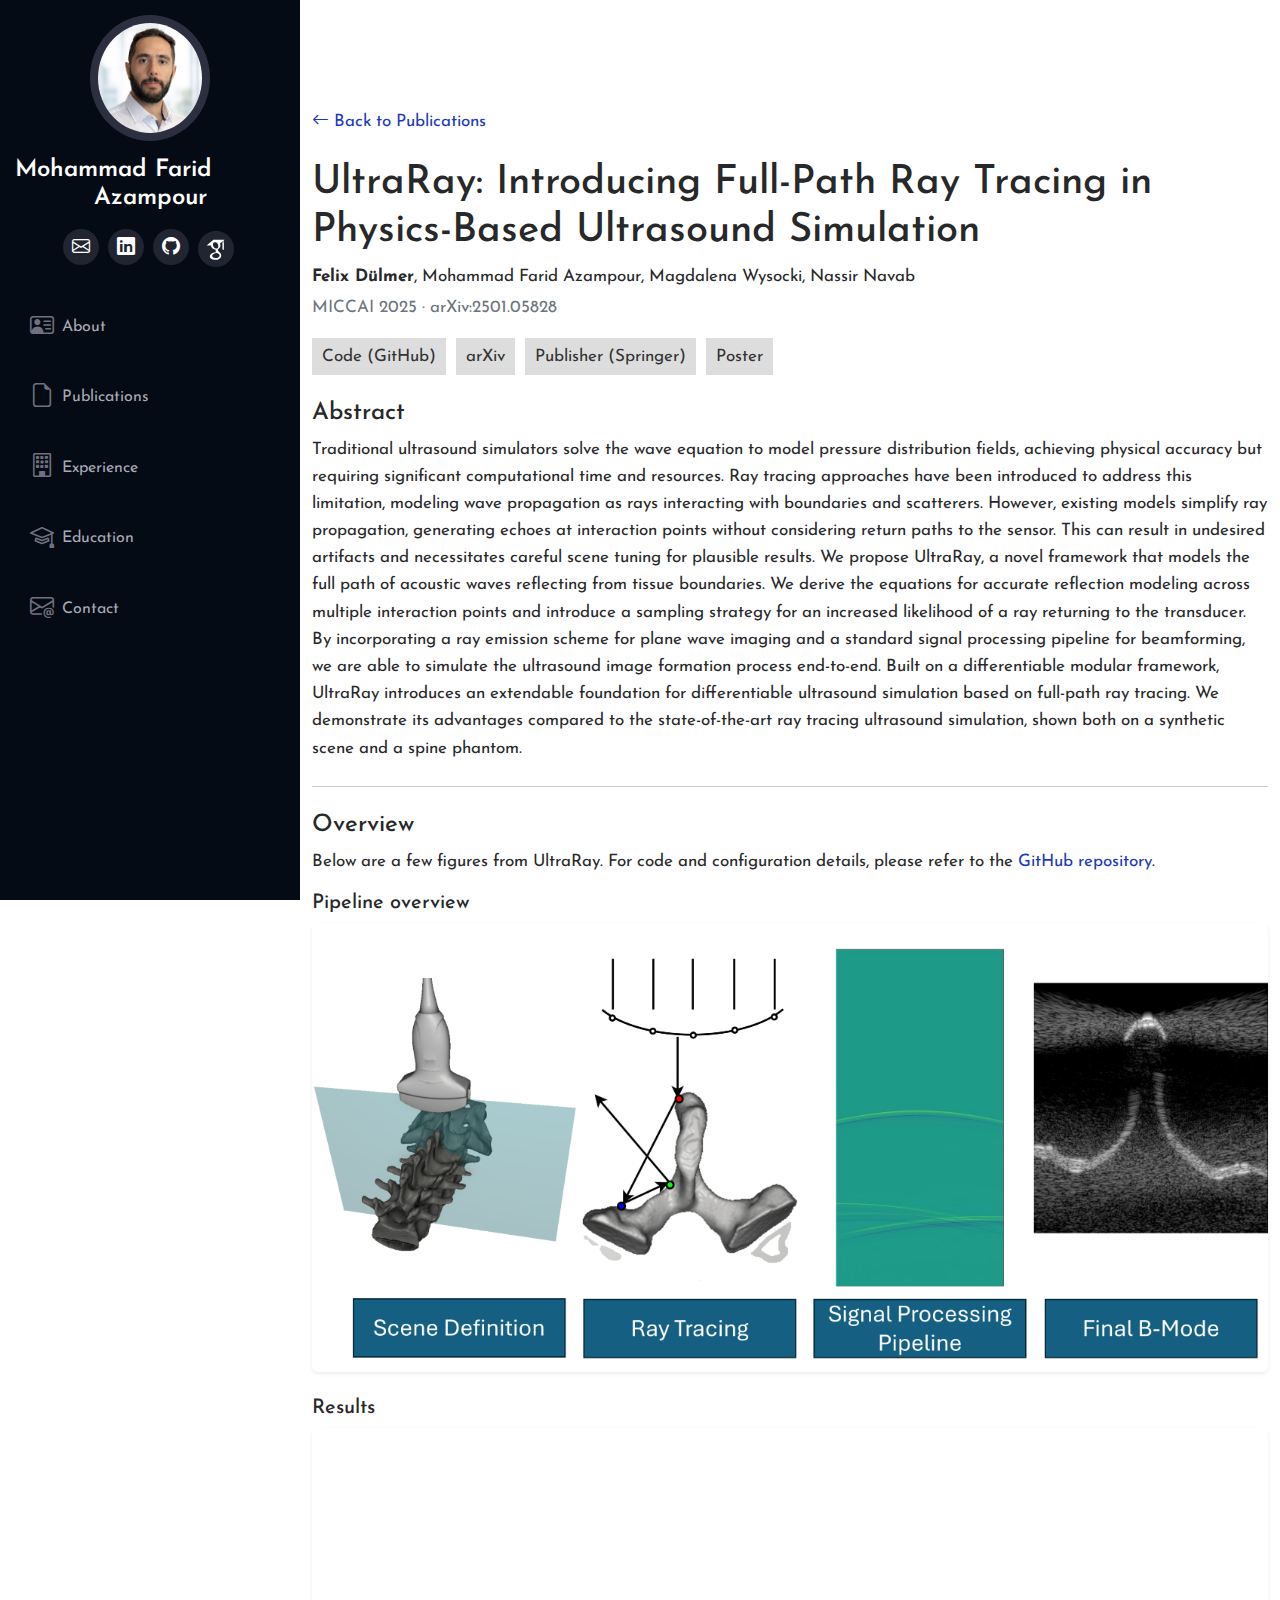
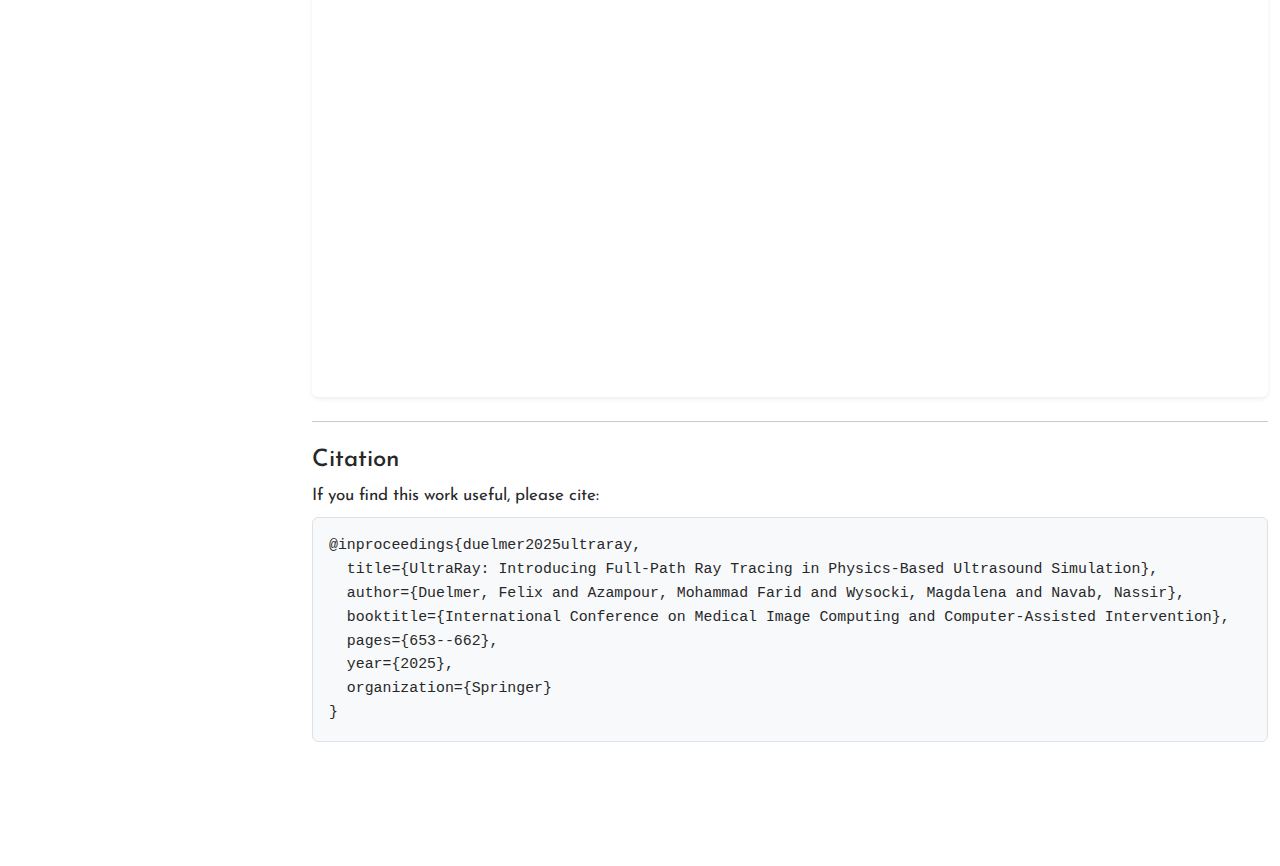
<file: projectPages/papers/ultraray.html>
<!DOCTYPE html>
<html lang="en">
<head>
  <meta charset="utf-8">
  <meta content="width=device-width, initial-scale=1.0" name="viewport">
  <title>UltraRay</title>

  <link href="../../assets/vendor/bootstrap/css/bootstrap.min.css" rel="stylesheet">
  <link href="../../assets/vendor/bootstrap-icons/bootstrap-icons.css" rel="stylesheet">
  <link href="../../assets/css/style.css" rel="stylesheet">
</head>

<body>

  <!-- ======= Mobile nav toggle button ======= -->
  <i class="bi bi-list mobile-nav-toggle d-xl-none"></i>

  <!-- ======= Header / Sidebar ======= -->
  <header id="header">
    <div class="d-flex flex-column">
      <div class="profile">
        <img src="../../assets/data/images/website_photo.png" onerror="this.onerror=null;this.src='../../assets/data/images/avatar.jpg';" alt="Mohammad Farid Azampour" class="img-fluid rounded-circle">
        <h1 class="text-light"><a href="../../index.html">Mohammad Farid Azampour</a></h1>
        <div class="social-links mt-3 text-center">
          <a href="mailto:mf.azampour@tum.de" class="email"><i class="bi bi-envelope"></i></a>
          <a href="https://www.linkedin.com/in/mfazampour" class="linkedin"><i class="bi bi-linkedin"></i></a>
          <a href="https://github.com/mfazampour" class="github"><i class="bi bi-github"></i></a>
          <a href="https://scholar.google.com/citations?user=jbpQlOIAAAAJ&hl=de" class="scholar" aria-label="Google Scholar">
            <svg style="margin-bottom:-10px;" xmlns="http://www.w3.org/2000/svg" aria-hidden="true" role="img" viewBox="0 100 512 512" width="32px" height="32px" fill="#000000"><g stroke-width="0"></g><g stroke-linecap="round" stroke-linejoin="round"></g><g><path fill="#ffffff" d="M213 111l-107 94h69c5 45 41 64 78 67-7 18-4 27 7 39-43 1-103 26-103 67 4 45 63 54 92 54 38 1 81-19 90-54 4-35-10-54-31-71-23-18-28-28-21-40 15-17 35-27 39-51 2-17-2-28-6-43l45-38-1 16c-3 2-5 6-5 9v103c2 13 22 11 23 0V160c0-3-2-7-5-8v-25l16-16zm58 141c-61 10-87-87-38-99 56-11 83 86 38 99zm-5 73c60 13 61 63 10 78-44 9-82-4-81-30 0-25 35-48 71-48z"></path></g></svg>
          </a>
        </div>
      </div>

      <nav id="navbar" class="nav-menu navbar">
        <ul>
          <li><a href="../../index.html#about" class="nav-link scrollto"><i class="bi bi-person-vcard"></i> <span>About</span></a></li>
          <li><a href="../../index.html#publications" class="nav-link scrollto"><i class="bi bi-file-earmark"></i> <span>Publications</span></a></li>
          <li><a href="../../index.html#workexperience" class="nav-link scrollto"><i class="bi bi-building"></i> <span>Experience</span></a></li>
          <li><a href="../../index.html#education" class="nav-link scrollto"><i class="bi bi-mortarboard"></i> <span>Education</span></a></li>
          <li><a href="../../index.html#contact" class="nav-link scrollto"><i class="bi bi-envelope-at"></i> <span>Contact</span></a></li>
        </ul>
      </nav><!-- .nav-menu -->
    </div>
  </header><!-- End Header -->

  <main id="main">
    <section class="inner-page">
      <div class="container py-5">
    <div class="mb-4">
      <a href="../../index.html#publications" class="text-decoration-none"><i class="bi bi-arrow-left"></i> Back to Publications</a>
    </div>

    <h1 class="mb-2">UltraRay: Introducing Full-Path Ray Tracing in Physics-Based Ultrasound Simulation</h1>
    <p class="mb-1"><strong>Felix Dülmer</strong>, Mohammad Farid Azampour, Magdalena Wysocki, Nassir Navab</p>
    <p class="text-muted">MICCAI 2025 · arXiv:2501.05828</p>

    <div class="links mb-4">
      <a class="code-button" href="https://github.com/Felixduelmer/UltraRay">Code (GitHub)</a>
      <a class="project-button" href="https://arxiv.org/abs/2501.05828">arXiv</a>
      <a class="pdf-button" href="https://link.springer.com/chapter/10.1007/978-3-032-04937-7_62">Publisher (Springer)</a>
      <a class="pdf-button" href="../../assets/data/posters/MICCAI_2025_UltraRay_Poster.pdf">Poster</a>
    </div>

    <h2 class="h4">Abstract</h2>
    <p>
      Traditional ultrasound simulators solve the wave equation to model pressure distribution fields, achieving physical accuracy but requiring significant computational time and resources. Ray tracing approaches have been introduced to address this limitation, modeling wave propagation as rays interacting with boundaries and scatterers. However, existing models simplify ray propagation, generating echoes at interaction points without considering return paths to the sensor. This can result in undesired artifacts and necessitates careful scene tuning for plausible results. We propose UltraRay, a novel framework that models the full path of acoustic waves reflecting from tissue boundaries. We derive the equations for accurate reflection modeling across multiple interaction points and introduce a sampling strategy for an increased likelihood of a ray returning to the transducer. By incorporating a ray emission scheme for plane wave imaging and a standard signal processing pipeline for beamforming, we are able to simulate the ultrasound image formation process end-to-end. Built on a differentiable modular framework, UltraRay introduces an extendable foundation for differentiable ultrasound simulation based on full-path ray tracing. We demonstrate its advantages compared to the state-of-the-art ray tracing ultrasound simulation, shown both on a synthetic scene and a spine phantom.
    </p>

    <hr class="my-4">

    <h2 class="h4">Overview</h2>
    <p>
      Below are a few figures from UltraRay. For code and configuration details, please refer to the
      <a href="https://github.com/Felixduelmer/UltraRay">GitHub repository</a>.
    </p>

    <div class="mb-4">
      <h3 class="h5">Pipeline overview</h3>
      <a href="../../assets/data/ultra_ray/pipeline_ultra_ray.png" data-gallery="ultraray-gallery" class="portfolio-lightbox">
        <img src="../../assets/data/ultra_ray/pipeline_ultra_ray.png" class="img-fluid rounded shadow-sm" alt="UltraRay pipeline overview figure" loading="lazy" decoding="async">
      </a>
    </div>

    <div class="mb-4">
      <h3 class="h5">Results</h3>
      <a href="../../assets/data/ultra_ray/Results_ultra_ray.png" data-gallery="ultraray-gallery" class="portfolio-lightbox">
        <img src="../../assets/data/ultra_ray/Results_ultra_ray.png" class="img-fluid rounded shadow-sm" alt="UltraRay results figure" loading="lazy" decoding="async">
      </a>
    </div>

    <hr class="my-4">

    <h2 class="h4">Citation</h2>
    <p class="mb-2">If you find this work useful, please cite:</p>
    <pre class="bg-light p-3 rounded border"><code>@inproceedings{duelmer2025ultraray,
  title={UltraRay: Introducing Full-Path Ray Tracing in Physics-Based Ultrasound Simulation},
  author={Duelmer, Felix and Azampour, Mohammad Farid and Wysocki, Magdalena and Navab, Nassir},
  booktitle={International Conference on Medical Image Computing and Computer-Assisted Intervention},
  pages={653--662},
  year={2025},
  organization={Springer}
}</code></pre>
      </div>
    </section>
  </main>

  <a href="#" class="back-to-top d-flex align-items-center justify-content-center"><i class="bi bi-arrow-up-short"></i></a>

  <script defer src="../../assets/vendor/aos/aos.js"></script>
  <script defer src="../../assets/vendor/bootstrap/js/bootstrap.bundle.min.js"></script>
  <script src="../../assets/vendor/glightbox/js/glightbox.min.js"></script>
  <script defer src="../../assets/vendor/isotope-layout/isotope.pkgd.min.js"></script>
  <script src="../../assets/vendor/swiper/swiper-bundle.min.js"></script>
  <script defer src="../../assets/vendor/typed.js/typed.min.js"></script>
  <script defer src="../../assets/js/main.js"></script>
</body>
</html>
</file>
<file: assets/css/style.css>
/**
* Template Name: iPortfolio
* Updated: Mar 10 2023 with Bootstrap v5.2.3
* Template URL: https://bootstrapmade.com/iportfolio-bootstrap-portfolio-websites-template/
* Author: BootstrapMade.com
* License: https://bootstrapmade.com/license/
*/

@import url("https://fonts.googleapis.com/css2?family=Josefin+Sans:wght@300;400;500;600;700&display=swap");

/*--------------------------------------------------------------
# General
--------------------------------------------------------------*/
body {
  font-family: "Josefin Sans", sans-serif;
  color: #272829;
  font-size: 17px;
  line-height: 1.6;
}

a {
  color: #1C39BB;
  text-decoration: none;
}

a:hover {
  color: #37b3ed;
  text-decoration: none;
}

h1,
h2,
h3,
h4,
h5,
h6 {
  font-family: "Josefin Sans", sans-serif;
}

/*--------------------------------------------------------------
# Back to top button
--------------------------------------------------------------*/
.back-to-top {
  position: fixed;
  visibility: hidden;
  opacity: 0;
  right: 15px;
  bottom: 15px;
  z-index: 996;
  background: #1C39BB;
  width: 40px;
  height: 40px;
  border-radius: 50px;
  transition: all 0.4s;
}

.back-to-top i {
  font-size: 28px;
  color: #fff;
  line-height: 0;
}

.back-to-top:hover {
  background: #2eafec;
  color: #fff;
}

.back-to-top.active {
  visibility: visible;
  opacity: 1;
}
.project-buttons {
  display: flex;
  justify-content: flex-end;
  margin-bottom: 20px;
}

.project-buttons a {
  display: inline-block;
  padding: 1px 10px;
  border-radius: 2.5px;
  text-align: center;
  text-decoration: none;
  font-size: 12px;
  font-weight: bold;
  color: #2c3e50;
  background-color: transparent;
  border: 2px solid #2c3e50;
  transition: background-color 0.2s ease;
}

.btn-pdf {
  background-color: #2c3e50;
  margin-right: 10px;
  margin-top: 10px;
}

.btn-github {
  background-color: #2c3e50;
  margin-top: 10px;
}
.project-buttons a:hover {
  background-color: #fff;
  color: #000;
}
.image-std {
  max-width: 30%;
  /* height: auto; */
}
.c-compare {
  --h: 9;
  --m: 1rem 0;
  --w: 16;
  --thumb-bgc: red;
  --thumb-bgc-focus: hsla(0, 70%, 70%, 0.8);
  --thumb-w: 0rem;

  margin: var(--m);
  position: relative;
}
.c-compare::after {
  content: "";
  display: block;
  padding-bottom: calc((var(--h) / var(--w)) * 100%);
}
.c-compare__left,
.c-compare__right {
  height: 100%;
  object-fit: cover;
  position: absolute;
  width: 100%;
}
.c-compare__left {
  clip-path: polygon(0% 0%, var(--value) 0%, var(--value) 100%, 0% 100%);
}
.c-compare__right {
  clip-path: polygon(100% 0%, var(--value) 0%, var(--value) 100%, 100% 100%);
}
.c-compare__range {
  background-color: transparent;
  box-sizing: border-box;
  font-family: inherit;
  height: 100%;
  margin: 0;
  outline: none;
  position: absolute;
  top: 0;
  width: 100%;
}
.c-compare__range::-moz-range-thumb {
  background-color: var(--thumb-bgc);
  cursor: ew-resize;
  height: 100%;
  width: var(--thumb-w);
}
.c-compare__range::-webkit-slider-thumb {
  background-color: var(--thumb-bgc);
  cursor: ew-resize;
  height: 100%;
  width: var(--thumb-w);
}
.c-compare__range:focus::-webkit-slider-thumb {
  background-color: var(--thumb-bgc-focus);
  box-shadow: 0 0 0 3px var(--thumb-bgc);
}
.c-compare__range:focus::-moz-range-thumb {
  background-color: var(--thumb-bgc-focus);
  box-shadow: 0 0 0 3px var(--thumb-bgc);
}
.c-compare__range::-moz-range-track {
  background: transparent;
  background-size: 100%;
  box-sizing: border-box;
}
.c-compare__range::-webkit-slider-runnable-track {
  background: transparent;
  background-size: 100%;
  box-sizing: border-box;
  height: 100%;
}
.c-compare__range,
.c-compare__range::-webkit-slider-runnable-track,
.c-compare__range::-webkit-slider-thumb {
  -webkit-appearance: none;
  appearance: none;
}
/*--------------------------------------------------------------
# Header
--------------------------------------------------------------*/
#header {
  position: fixed;
  top: 0;
  left: 0;
  bottom: 0;
  width: 300px;
  transition: all ease-in-out 0.5s;
  z-index: 9997;
  transition: all 0.5s;
  padding: 0 15px;
  background: #040b14;
  overflow-y: auto;
}

#header .profile img {
  margin: 15px auto;
  display: block;
  width: 120px;
  border: 8px solid #2c2f3f;
}

#header .profile h1 {
  font-size: 24px;
  margin: 0;
  padding: 0;
  font-weight: 600;
  -moz-text-align-last: center;
  text-align-last: center;
  font-family: "Josefin Sans", sans-serif;
}

#header .profile h1 a,
#header .profile h1 a:hover {
  color: #fff;
  text-decoration: none;
}

#header .profile .social-links a {
  font-size: 18px;
  display: inline-block;
  background: #212431;
  color: #fff;
  line-height: 1;
  padding: 8px 0;
  margin-right: 4px;
  border-radius: 50%;
  text-align: center;
  width: 36px;
  height: 36px;
  transition: 0.2s;
}

#header .profile .social-links a:hover {
  background: #1C39BB;
  color: #fff;
  text-decoration: none;
}

#main {
  margin-left: 300px;
}

@media (max-width: 1199px) {
  #header {
    left: -300px;
  }

  #main {
    margin-left: 0;
  }
}

/*--------------------------------------------------------------
# Navigation Menu
--------------------------------------------------------------*/
/* Desktop Navigation */
.nav-menu {
  padding: 30px 0 0 0;
}

.nav-menu * {
  margin: 0;
  padding: 0;
  list-style: none;
}

.nav-menu > ul > li {
  position: relative;
  white-space: nowrap;
}

.nav-menu a,
.nav-menu a:focus {
  display: flex;
  align-items: center;
  color: #a8a9b4;
  padding: 12px 15px;
  margin-bottom: 8px;
  transition: 0.2s;
  font-size: 16px;
}

.nav-menu a i,
.nav-menu a:focus i {
  font-size: 24px;
  padding-right: 8px;
  color: #6f7180;
}

.nav-menu a:hover,
.nav-menu .active,
.nav-menu .active:focus,
.nav-menu li:hover > a {
  text-decoration: none;
  color: #fff;
}

.nav-menu a:hover i,
.nav-menu .active i,
.nav-menu .active:focus i,
.nav-menu li:hover > a i {
  color: #1C39BB;
}

/* Mobile Navigation */
.mobile-nav-toggle {
  position: fixed;
  right: 15px;
  top: 15px;
  z-index: 9998;
  border: 0;
  font-size: 24px;
  transition: all 0.4s;
  outline: none !important;
  background-color: #1C39BB;
  color: #fff;
  width: 40px;
  height: 40px;
  display: inline-flex;
  align-items: center;
  justify-content: center;
  line-height: 0;
  border-radius: 50px;
  cursor: pointer;
}

.mobile-nav-active {
  overflow: hidden;
}

.mobile-nav-active #header {
  left: 0;
}

/*--------------------------------------------------------------
# Hero Section
--------------------------------------------------------------*/
#hero {
  width: 100%;
  height: 100vh;
  background: url("../img/hero-bg.jpg") top center;
  background-size: cover;
}

#hero:before {
  content: "";
  background: rgba(28, 57, 187, 0.3);
  position: absolute;
  bottom: 0;
  top: 0;
  left: 0;
  right: 0;
  z-index: 1;
}

#hero .hero-container {
  position: relative;
  z-index: 2;
  min-width: 300px;
}

#hero h1 {
  margin: 0 0 10px 0;
  font-size: 64px;
  font-weight: 700;
  line-height: 56px;
  color: #fff;
}

#hero p {
  color: #fff;
  margin-bottom: 50px;
  font-size: 26px;
  font-family: "Josefin Sans", sans-serif;
}

#hero p span {
  color: #fff;
  padding-bottom: 4px;
  letter-spacing: 1px;
  border-bottom: 3px solid #1C39BB;
}

@media (min-width: 1024px) {
  #hero {
    background-attachment: fixed;
  }
}

@media (max-width: 768px) {
  #hero h1 {
    font-size: 28px;
    line-height: 36px;
  }

  #hero h2 {
    font-size: 18px;
    line-height: 24px;
    margin-bottom: 30px;
  }
}

/*--------------------------------------------------------------
# Sections General
--------------------------------------------------------------*/
section {
  padding: 60px 0;
  overflow: hidden;
}

.section-bg {
  background: #f5f8fd;
}

.section-title {
  padding-bottom: 30px;
}

.section-title h2 {
  font-size: 32px;
  font-weight: bold;
  margin-bottom: 20px;
  padding-bottom: 20px;
  position: relative;
  color: #1C39BB;
}

.section-title h2::after {
  content: "";
  position: absolute;
  display: block;
  width: 50px;
  height: 3px;
  background: #1C39BB;
  bottom: 0;
  left: 0;
}

.section-title p {
  margin-bottom: 0;
}

/*--------------------------------------------------------------
# About
--------------------------------------------------------------*/
.about .content h3 {
  font-weight: 700;
  font-size: 26px;
  color: #1C39BB;
}

.about .content ul {
  list-style: none;
  padding: 0;
}

.about .content ul li {
  margin-bottom: 20px;
  display: flex;
  align-items: center;
}

.about .content ul strong {
  margin-right: 10px;
}

.about .content ul i {
  font-size: 16px;
  margin-right: 5px;
  color: #1C39BB;
  line-height: 0;
}

.about .content p:last-child {
  margin-bottom: 0;
}

/*--------------------------------------------------------------
# Facts
--------------------------------------------------------------*/
.facts {
  padding-bottom: 30px;
}

.facts .count-box {
  padding: 30px;
  width: 100%;
}

.facts .count-box i {
  display: block;
  font-size: 44px;
  color: #1C39BB;
  float: left;
  line-height: 0;
}

.facts .count-box span {
  font-size: 48px;
  line-height: 40px;
  display: block;
  font-weight: 700;
  color: #1C39BB;
  margin-left: 60px;
}

.facts .count-box p {
  padding: 15px 0 0 0;
  margin: 0 0 0 60px;
  font-family: "Josefin Sans", sans-serif;
  font-size: 14px;
  color: #1C39BB;
}

.facts .count-box a {
  font-weight: 600;
  display: block;
  margin-top: 20px;
  color: #1C39BB;
  font-size: 15px;
  font-family: "Josefin Sans", sans-serif;
  transition: ease-in-out 0.2s;
}

.facts .count-box a:hover {
  color: #1C39BB;
}

/*--------------------------------------------------------------
# Akills
--------------------------------------------------------------*/
.skills .progress {
  height: 60px;
  display: block;
  background: none;
  border-radius: 0;
}

.skills .progress .skill {
  padding: 0;
  margin: 0 0 6px 0;
  text-transform: uppercase;
  display: block;
  font-weight: 600;
  font-family: "Josefin Sans", sans-serif;
  color: #1C39BB;
}

.skills .progress .skill .val {
  float: right;
  font-style: normal;
}

.skills .progress-bar-wrap {
  background: #dce8f8;
  height: 10px;
}

.skills .progress-bar {
  width: 1px;
  height: 10px;
  transition: 0.9s;
  background-color: #1C39BB;
}

/*--------------------------------------------------------------
# Resume
--------------------------------------------------------------*/
.resume .resume-title {
  font-size: 26px;
  font-weight: 700;
  margin-top: 20px;
  margin-bottom: 20px;
  color: #1C39BB;
}

.resume .resume-item {
  padding: 0 0 20px 20px;
  margin-top: -2px;
  border-left: 2px solid #1C39BB;
  position: relative;
}

.resume .resume-item h4 {
  line-height: 18px;
  font-size: 18px;
  font-weight: 600;
  text-transform: uppercase;
  font-family: "Josefin Sans", sans-serif;
  color: #1C39BB;
  margin-bottom: 10px;
}

.resume .resume-item h5 {
  font-size: 16px;
  background: #e4edf9;
  padding: 5px 15px;
  display: inline-block;
  font-weight: 600;
  margin-bottom: 10px;
}

.resume .resume-item ul {
  padding-left: 20px;
}

.resume .resume-item ul li {
  padding-bottom: 10px;
}

.resume .resume-item:last-child {
  padding-bottom: 0;
}

.resume .resume-item::before {
  content: "";
  position: absolute;
  width: 16px;
  height: 16px;
  border-radius: 50px;
  left: -9px;
  top: 0;
  background: #fff;
  border: 2px solid #1C39BB;
}

/* Education logos */
.resume .resume-item .edu-org {
  display: flex;
  align-items: center;
  gap: 12px;
}

.resume .resume-item .edu-logo {
  width: 44px;
  height: 44px;
  object-fit: contain;
  flex: 0 0 auto;
}

/*--------------------------------------------------------------
# Portfolio
--------------------------------------------------------------*/
.portfolio .portfolio-item {
  margin-bottom: 30px;
}

.portfolio #portfolio-flters {
  padding: 0;
  margin: 0 auto 35px auto;
  list-style: none;
  text-align: center;
  background: #fff;
  border-radius: 50px;
  padding: 2px 15px;
}

.portfolio #portfolio-flters li {
  cursor: pointer;
  display: inline-block;
  padding: 10px 15px 8px 15px;
  font-size: 14px;
  font-weight: 600;
  line-height: 1;
  text-transform: uppercase;
  color: #272829;
  margin-bottom: 5px;
  transition: all 0.2s ease-in-out;
}

.portfolio #portfolio-flters li:hover,
.portfolio #portfolio-flters li.filter-active {
  color: #1C39BB;
}

.portfolio #portfolio-flters li:last-child {
  margin-right: 0;
}

.portfolio .portfolio-wrap {
  transition: 0.2s;
  position: relative;
  overflow: hidden;
  z-index: 1;
}
.portfolio-wrap img {
  transition: all 0.2s ease-in-out;
}
.portfolio-wrap:hover img {
  transform: scale(1.1);
}
.text-center {
  text-align: center;
}

.portfolio .portfolio-wrap::before {
  content: "";
  background: rgba(255, 255, 255, 0.5);
  position: absolute;
  left: 0;
  right: 0;
  top: 0;
  bottom: 0;
  transition: all ease-in-out 0.2s;
  z-index: 2;
  opacity: 0;
}

.portfolio .portfolio-wrap .portfolio-links {
  opacity: 1;
  left: 0;
  right: 0;
  bottom: -60px;
  z-index: 3;
  position: absolute;
  transition: all ease-in-out 0.2s;
  display: flex;
  justify-content: center;
}

.portfolio .portfolio-wrap .portfolio-links a {
  color: #fff;
  font-size: 28px;
  text-align: center;
  background: rgba(28, 57, 187, 0.75);
  transition: 0.2s;
  width: 50%;
}

.portfolio .portfolio-wrap .portfolio-links a:hover {
  background: rgba(28, 57, 187, 0.95);
}

.portfolio .portfolio-wrap .portfolio-links a + a {
  border-left: 1px solid #37b3ed;
}

.portfolio .portfolio-wrap:hover::before {
  top: 0;
  left: 0;
  right: 0;
  bottom: 0;
  opacity: 1;
}

.portfolio .portfolio-wrap:hover .portfolio-links {
  opacity: 1;
  bottom: 0;
}

/*--------------------------------------------------------------
# Portfolio Details
--------------------------------------------------------------*/
.portfolio-details {
  padding-top: 40px;
}

.portfolio-details .portfolio-details-slider img {
  width: 100%;
}

.portfolio-details .portfolio-details-slider .swiper-pagination {
  margin-top: 20px;
  position: relative;
}

.portfolio-details
  .portfolio-details-slider
  .swiper-pagination
  .swiper-pagination-bullet {
  width: 12px;
  height: 12px;
  background-color: #fff;
  opacity: 1;
  border: 1px solid #1C39BB;
}

.portfolio-details
  .portfolio-details-slider
  .swiper-pagination
  .swiper-pagination-bullet-active {
  background-color: #1C39BB;
}

.portfolio-details .portfolio-info {
  padding: 30px;
  box-shadow: 0px 0 30px rgba(28, 57, 187, 0.08);
}

.portfolio-details .portfolio-info h3 {
  font-size: 22px;
  font-weight: 700;
  margin-bottom: 20px;
  padding-bottom: 20px;
  border-bottom: 1px solid #eee;
}

.portfolio-details .portfolio-info ul {
  list-style: none;
  padding: 0;
  font-size: 15px;
}

.portfolio-details .portfolio-info ul li + li {
  margin-top: 10px;
}

.portfolio-details .portfolio-description {
  padding-top: 30px;
}

.portfolio-details .portfolio-description h2 {
  font-size: 26px;
  font-weight: 700;
  margin-bottom: 20px;
}

.portfolio-details .portfolio-description p {
  padding: 0;
}

/*--------------------------------------------------------------
# Services
--------------------------------------------------------------*/
.services .icon-box {
  margin-bottom: 20px;
}

.services .icon {
  float: left;
  display: flex;
  align-items: center;
  justify-content: center;
  width: 54px;
  height: 54px;
  background: #1C39BB;
  border-radius: 50%;
  transition: 0.5s;
  border: 1px solid #1C39BB;
}

.services .icon i {
  color: #fff;
  font-size: 24px;
  line-height: 0;
}

.services .icon-box:hover .icon {
  background: #fff;
}

.services .icon-box:hover .icon i {
  color: #1C39BB;
}

.services .title {
  margin-left: 80px;
  font-weight: 700;
  margin-bottom: 15px;
  font-size: 18px;
}

.services .title a {
  color: #343a40;
}

.services .title a:hover {
  color: #1C39BB;
}

.services .description {
  margin-left: 80px;
  line-height: 24px;
  font-size: 14px;
}

/*--------------------------------------------------------------
# Testimonials
--------------------------------------------------------------*/
.testimonials .testimonials-carousel,
.testimonials .testimonials-slider {
  overflow: hidden;
}

.testimonials .testimonial-item {
  box-sizing: content-box;
  text-align: center;
  min-height: 320px;
}

.testimonials .testimonial-item .testimonial-img {
  width: 90px;
  border-radius: 50%;
  margin: 0 auto;
}

.testimonials .testimonial-item h3 {
  font-size: 18px;
  font-weight: bold;
  margin: 10px 0 5px 0;
  color: #111;
}

.testimonials .testimonial-item h4 {
  font-size: 14px;
  color: #999;
  margin: 0;
}

.testimonials .testimonial-item .quote-icon-left,
.testimonials .testimonial-item .quote-icon-right {
  color: #c3e8fa;
  font-size: 26px;
}

.testimonials .testimonial-item .quote-icon-left {
  display: inline-block;
  left: -5px;
  position: relative;
}

.testimonials .testimonial-item .quote-icon-right {
  display: inline-block;
  right: -5px;
  position: relative;
  top: 10px;
}

.testimonials .testimonial-item p {
  font-style: italic;
  margin: 0 15px 15px 15px;
  padding: 20px;
  background: #fff;
  position: relative;
  margin-bottom: 35px;
  border-radius: 6px;
  box-shadow: 0px 2px 15px rgba(0, 0, 0, 0.1);
}

.testimonials .testimonial-item p::after {
  content: "";
  width: 0;
  height: 0;
  border-top: 20px solid #fff;
  border-right: 20px solid transparent;
  border-left: 20px solid transparent;
  position: absolute;
  bottom: -20px;
  left: calc(50% - 20px);
}

.testimonials .swiper-pagination {
  margin-top: 20px;
  position: relative;
}

.testimonials .swiper-pagination .swiper-pagination-bullet {
  width: 12px;
  height: 12px;
  background-color: #fff;
  opacity: 1;
  border: 1px solid #1C39BB;
}

.testimonials .swiper-pagination .swiper-pagination-bullet-active {
  background-color: #1C39BB;
}

/*--------------------------------------------------------------
# Contact
--------------------------------------------------------------*/
.contact {
  padding-bottom: 130px;
}

.contact .info {
  padding: 30px;
  background: #fff;
  width: 100%;
  box-shadow: 0 0 24px 0 rgba(0, 0, 0, 0.12);
}

.contact .info i {
  font-size: 20px;
  color: #1C39BB;
  float: left;
  width: 44px;
  height: 44px;
  background: #dff3fc;
  display: flex;
  justify-content: center;
  align-items: center;
  border-radius: 50px;
  transition: all 0.2s ease-in-out;
}

.contact .info h4 {
  padding: 0 0 0 60px;
  font-size: 22px;
  font-weight: 600;
  margin-bottom: 5px;
  color: #1C39BB;
}

.contact .info p {
  padding: 0 0 10px 60px;
  margin-bottom: 20px;
  font-size: 14px;
  color: #1C39BB;
}

.contact .info .email p {
  padding-top: 5px;
}

.contact .info .social-links {
  padding-left: 60px;
}

.contact .info .social-links a {
  font-size: 18px;
  display: inline-block;
  background: #333;
  color: #fff;
  line-height: 1;
  padding: 8px 0;
  border-radius: 50%;
  text-align: center;
  width: 36px;
  height: 36px;
  transition: 0.2s;
  margin-right: 10px;
}

.contact .info .social-links a:hover {
  background: #1C39BB;
  color: #fff;
}

.contact .info .email:hover i,
.contact .info .address:hover i,
.contact .info .phone:hover i {
  background: #1C39BB;
  color: #fff;
}

.contact .php-email-form {
  width: 100%;
  padding: 30px;
  background: #fff;
  box-shadow: 0 0 24px 0 rgba(0, 0, 0, 0.12);
}

.contact .php-email-form .form-group {
  padding-bottom: 8px;
}

.contact .php-email-form .validate {
  display: none;
  color: red;
  margin: 0 0 15px 0;
  font-weight: 400;
  font-size: 13px;
}

.contact .php-email-form .error-message {
  display: none;
  color: #fff;
  background: #ed3c0d;
  text-align: left;
  padding: 15px;
  font-weight: 600;
}

.contact .php-email-form .error-message br + br {
  margin-top: 25px;
}

.contact .php-email-form .sent-message {
  display: none;
  color: #fff;
  background: #18d26e;
  text-align: center;
  padding: 15px;
  font-weight: 600;
}

.contact .php-email-form .loading {
  display: none;
  background: #fff;
  text-align: center;
  padding: 15px;
}

.contact .php-email-form .loading:before {
  content: "";
  display: inline-block;
  border-radius: 50%;
  width: 24px;
  height: 24px;
  margin: 0 10px -6px 0;
  border: 3px solid #18d26e;
  border-top-color: #eee;
  animation: animate-loading 1s linear infinite;
}

.contact .php-email-form .form-group {
  margin-bottom: 15px;
}

.contact .php-email-form label {
  padding-bottom: 8px;
}

.contact .php-email-form input,
.contact .php-email-form textarea {
  border-radius: 0;
  box-shadow: none;
  font-size: 14px;
}

.contact .php-email-form input {
  height: 44px;
}

.contact .php-email-form textarea {
  padding: 10px 15px;
}

.contact .php-email-form button[type="submit"] {
  background: #1C39BB;
  border: 0;
  padding: 10px 24px;
  color: #fff;
  transition: 0.4s;
  border-radius: 4px;
}

.contact .php-email-form button[type="submit"]:hover {
  background: #37b3ed;
}

@keyframes animate-loading {
  0% {
    transform: rotate(0deg);
  }

  100% {
    transform: rotate(360deg);
  }
}

/*--------------------------------------------------------------
# Breadcrumbs
--------------------------------------------------------------*/
.breadcrumbs {
  padding: 20px 0;
  background: #f9f9f9;
}

.breadcrumbs h2 {
  font-size: 26px;
  font-weight: 300;
}

.breadcrumbs ol {
  display: flex;
  flex-wrap: wrap;
  list-style: none;
  padding: 0;
  margin: 0;
  font-size: 15px;
}

.breadcrumbs ol li + li {
  padding-left: 10px;
}

.breadcrumbs ol li + li::before {
  display: inline-block;
  padding-right: 10px;
  color: #1C39BB;
  content: "/";
}

@media (max-width: 768px) {
  .breadcrumbs .d-flex {
    display: block !important;
  }

  .breadcrumbs ol {
    display: block;
  }

  .breadcrumbs ol li {
    display: inline-block;
  }
}

/*--------------------------------------------------------------
# Footer
--------------------------------------------------------------*/
#footer {
  padding: 15px;
  color: #f4f6fd;
  font-size: 14px;
  position: fixed;
  left: 0;
  bottom: 0;
  width: 300px;
  z-index: 9999;
  background: #1C39BB;
}

#footer .copyright {
  text-align: center;
}

#footer .credits {
  padding-top: 5px;
  text-align: center;
  font-size: 13px;
  color: #eaebf0;
}

@media (max-width: 1199px) {
  #footer {
    position: static;
    width: auto;
    padding-right: 20px 15px;
  }
}

/* Add your preferred styles for the publications section */

.publications {
  display: flex;
  flex-wrap: wrap;
}

.publication-box {
  display: flex;
  align-items: center;
  margin-bottom: 20px;
  background-color: #f2f2f2;
  padding: 10px;
  box-shadow: 0 0 10px rgba(0, 0, 0, 0.1); /* Add box shadow effect */
}

.publication-box-highlight {
  display: flex;
  align-items: center;
  margin-bottom: 20px;
  background-color: #ffefc1;
  padding: 10px;
  box-shadow: 0 0 10px rgba(0, 0, 0, 0.1); /* Add box shadow effect */
}

.image {
  flex: 0 0 30%;
  max-width: 30%;
  margin-right: 0.5rem;
}

.image img {
  width: 100%;
  height: auto;
}

.details {
  flex: 1;
  padding-left: 10px;
  width: 70%;
}

.title {
  font-size: 20px;
  margin-bottom: 5px;
}

.conference {
  font-style: italic;
  margin-bottom: 5px;
}

.abstract {
  margin-bottom: 5px;
}

.authors {
  margin-bottom: 10px;
}
.conf-name {
  font-size: 20px;
  color: grey;
  margin-bottom: 10px;
}

.links {
  display: flex;
  flex-wrap: wrap;
  gap: 10px;
  max-width: 100%;
}

.links a {
  display: inline-block;
  margin-right: 0;
  padding: 5px 10px;
  background-color: #ddd;
  text-decoration: none;
  color: #333;
  transition: background-color 0.2s ease-in-out;
  max-width: 100%;
  overflow-wrap: anywhere;
  word-break: break-word;
}

.links a:hover {
  background-color: #ffcc00;
  animation: glow 1s ease-in-out infinite alternate;
}

.links a.disabled {
  opacity: 0.55;
  pointer-events: none;
  cursor: default;
  filter: grayscale(25%);
}

.pdf-button {
  background-color: #4caf50;
  color: white;
}

.project-button {
  background-color: #1C39BB;
  color: white;
}

.code-button {
  background-color: #f44336;
  color: white;
}

/* Animation for glowing effect */
@keyframes glow {
  from {
    box-shadow: 0 0 5px #ffcc00;
  }
  to {
    box-shadow: 0 0 20px #ffcc00;
  }
}

/* Responsive layout */
@media (max-width: 768px) {
  .publication-box {
    flex-direction: column;
    align-items: stretch;
  }

  .image {
    flex: none;
    width: 100%;
    max-width: 100%;
  }

  .details {
    padding-left: 0;
    padding-top: 12px;
    width: 100%;
  }

  /* Project pages: add a bit more air between headings/text and large figures */
  .inner-page .container a > img.img-fluid {
    margin-top: 10px;
  }
}

.resume-item-new {
  margin-bottom: 20px;
}

.box {
  display: flex;
  align-items: flex-start;
  border: 1px solid #ddd;
  border-radius: 5px;
  padding: 10px;
  margin: 0 10px; /* Add side margins as desired */
  transition: all 0.2s;
}

.box:hover {
  box-shadow: 0 0 5px rgba(0, 0, 0, 0.3);
  cursor: pointer;
}

.image-container {
  margin-right: 20px;
  margin-left: 10px; /* Add left margin as desired */
  flex-shrink: 0;
}

.compressed-image {
  width: 150px;
  height: auto;
  transition: all 0.2s;
}

.box:hover .compressed-image {
  width: 200px;
}

.content {
  display: flex;
  flex-direction: column;
  justify-content: space-between;
  flex-grow: 1;
}

.text-container {
  flex-grow: 1;
}

.details-new {
  display: none;
  margin-top: 10px;
  opacity: 0;
  transition: opacity 0.2s;
}

.box:hover .details-new {
  display: block;
  opacity: 1;
}

h3,
h4,
h5 {
  margin: 0;
}

h4,
h5 {
  font-weight: normal;
}
h5date {
  font-weight: normal;
  color: rgba(28, 57, 187, 0.95);
}

@media screen and (max-width: 768px) {
  .compressed-image {
    width: 40px;
  }

  .box:hover .compressed-image {
    width: 50px;
  }
}

.carousel {
  display: flex;
  overflow: hidden;
  width: 100%;
  align-items: center;
  justify-content: center;
}

.slide {
  flex: 0 0 200px;
  transition: transform 0.2s;
}

.slide img {
  width: 100%;
  height: auto;
}

.carousel-controls {
  display: flex;
  justify-content: center;
  margin-top: 10px;
}

.carousel-controls button {
  margin: 0 5px;
  padding: 5px 10px;
}

.code-box {
  position: relative;
  background-color: #1C39BB;
  border: 1px solid #ddd;
  border-radius: 4px;
  padding: 5px;
  font-family: Consolas, monospace;
  font-size: 14px;
}

.copy-button {
  position: absolute;
  top: 10px;
  right: 10px;
  background-color: rgb(228, 61, 91);
  color: white;
  border: none;
  border-radius: 4px;
  padding: 6px 10px;
  font-size: 12px;
  cursor: pointer;
}

.copy-button.clicked {
  background-color: rgb(230, 173, 226);
}
/***********************************************/

.wrap {
  position: relative;
  margin: 0 50px;
}
.paperTitle {
  text-align: center;
  padding-bottom: 3em;
}
.project {
  position: relative;
  height: 200px;
  margin-bottom: 3em;
}

.project iframe {
  vertical-align: top;
  width: 300px;
  height: 200px;

  float: left;
}

.project img {
  vertical-align: top;
  width: 300px;
  height: 200px;

  float: left;
}

.project div {
  width: 465px;
  float: right;
  height: 200px;
}

.dissertation {
  position: relative;
  height: 118px;
  margin-bottom: 3em;
}

.dissertation iframe {
  vertical-align: top;
  width: 300px;
  height: 118px;

  float: left;
}

.dissertation img {
  vertical-align: top;
  width: 300px;
  height: 118px;

  float: left;
}

.dissertation div {
  width: 465px;
  float: right;
  height: 118px;
}

.spacer {
  width: 800px;
  height: 2em;
}

.projectAuthors {
  font-size: 90%;
  margin-bottom: 0.7em;
}

.projectTitle {
  font-size: 130%;
  font-weight: 500;
  margin-bottom: 0.7em;
}

.projectPlace {
  font-variant: small-caps;
}

.pdfico {
  vertical-align: middle;
  margin-right: 1em;
}

.pdfdiv {
  padding-bottom: 1em;
}

.authors {
  font-size: 120%;
  line-height: 1.7em;
  padding-bottom: 1em;
}

.authors {
  font-size: 120%;
  line-height: 1.7em;
  padding-bottom: 1em;
}

.spacerp {
  height: 50px;
}

h1p,
h2p,
h3p,
h4p,
h5p,
h6p {
  font-weight: 600;
  line-height: 1.3em;
}

h1p {
  font-size: 1.6em;
  padding-top: 1em;
}

h2p {
  font-size: 1.3em;
  padding-top: 1.2em;
}

pp {
  padding: 1em 0em;
}

ap {
  color: #1C39BB;
  text-decoration: none;
}

fig_sub {
  font-style: italic;
  font-size: smaller;
}

.space {
  margin: 0em 1em;
}

.smallspace {
  margin: 0em 0.4em;
}

bp,
strongp {
  font-weight: 600;
}

samp {
  font-size: 70%;
}

#collaborations {
  text-align: justify;
}

#collaborations img {
  height: 75px;
  margin: 1em;
}
.video-container {
  position: relative;
  width: 100%;
  padding-bottom: 56.25%; /* 16:9 aspect ratio (change this value as needed) */
}

.video-container video {
  position: absolute;
  top: 0;
  left: 0;
  width: 100%;
  height: 100%;
}
.highlighted-publication-box {
  background-color: #fff9c4; /* Light yellow tint */
  border: 2px solid #fdd835; /* Yellow border */
  padding: 15px;
  border-radius: 10px;
  box-shadow: 0 4px 6px rgba(0, 0, 0, 0.1); /* Optional shadow for emphasis */
}
.highlighted-publication-box .title {
  color: #f57f17; /* Dark yellow for the title */
}
.highlighted-publication-box .pdf-button {
  background-color: #66838c; /* Yellow button */
  color: #fff; /* White text */
}
.highlighted-publication-box .pdf-button:hover {
  background-color: #fbc02d; /* Slightly darker yellow on hover */
}
</file>
